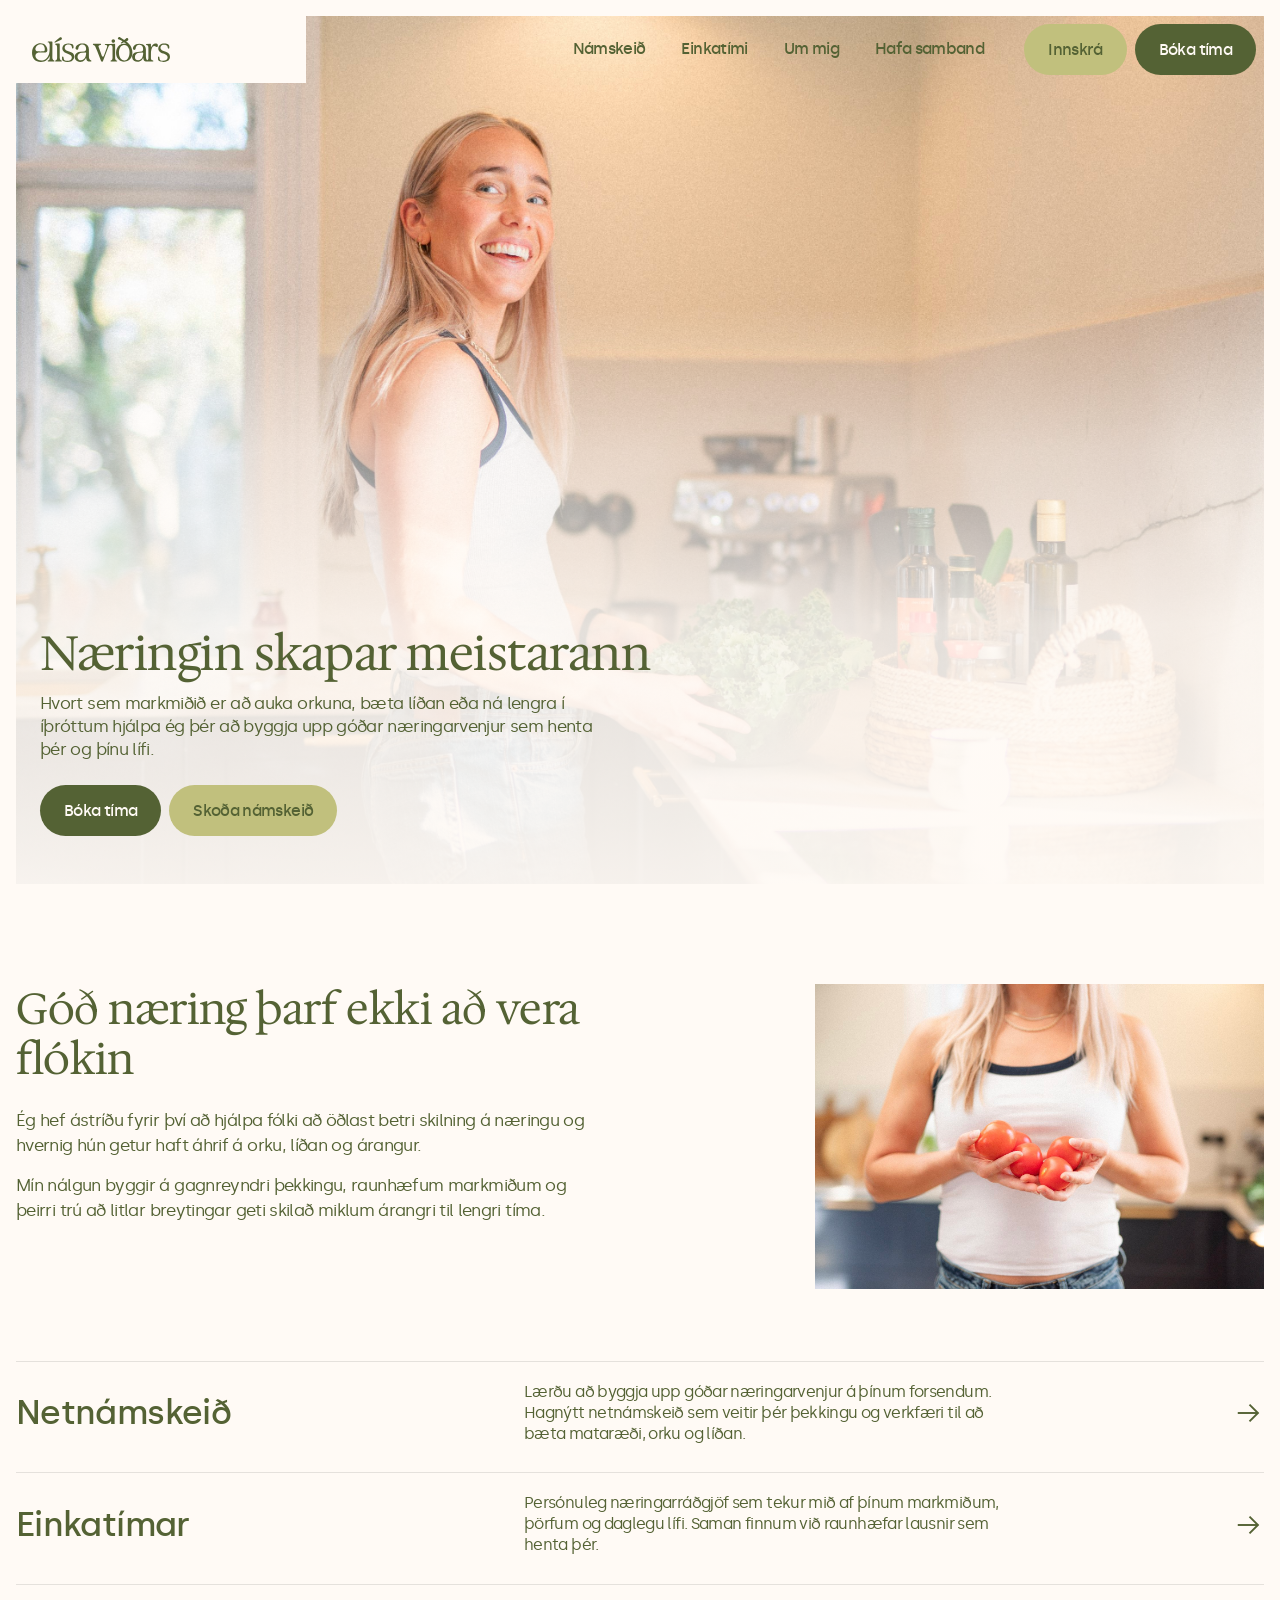
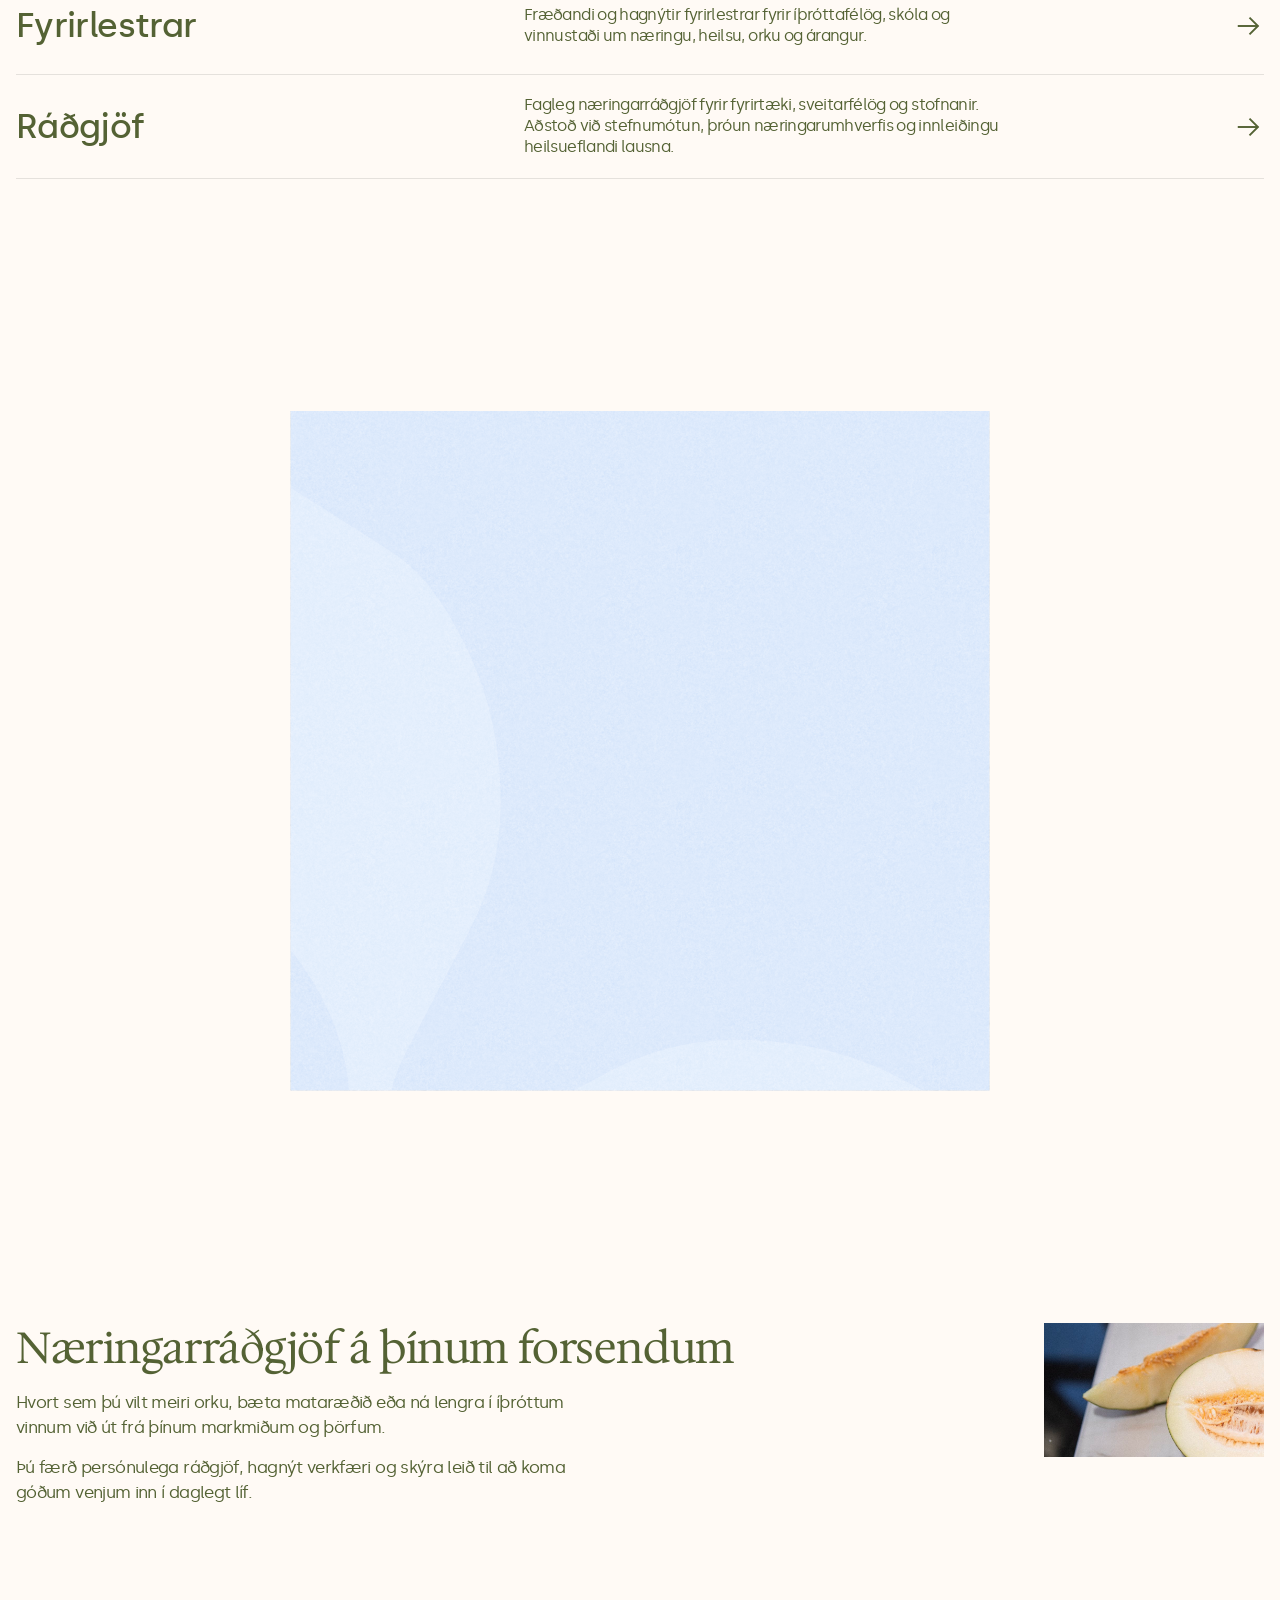
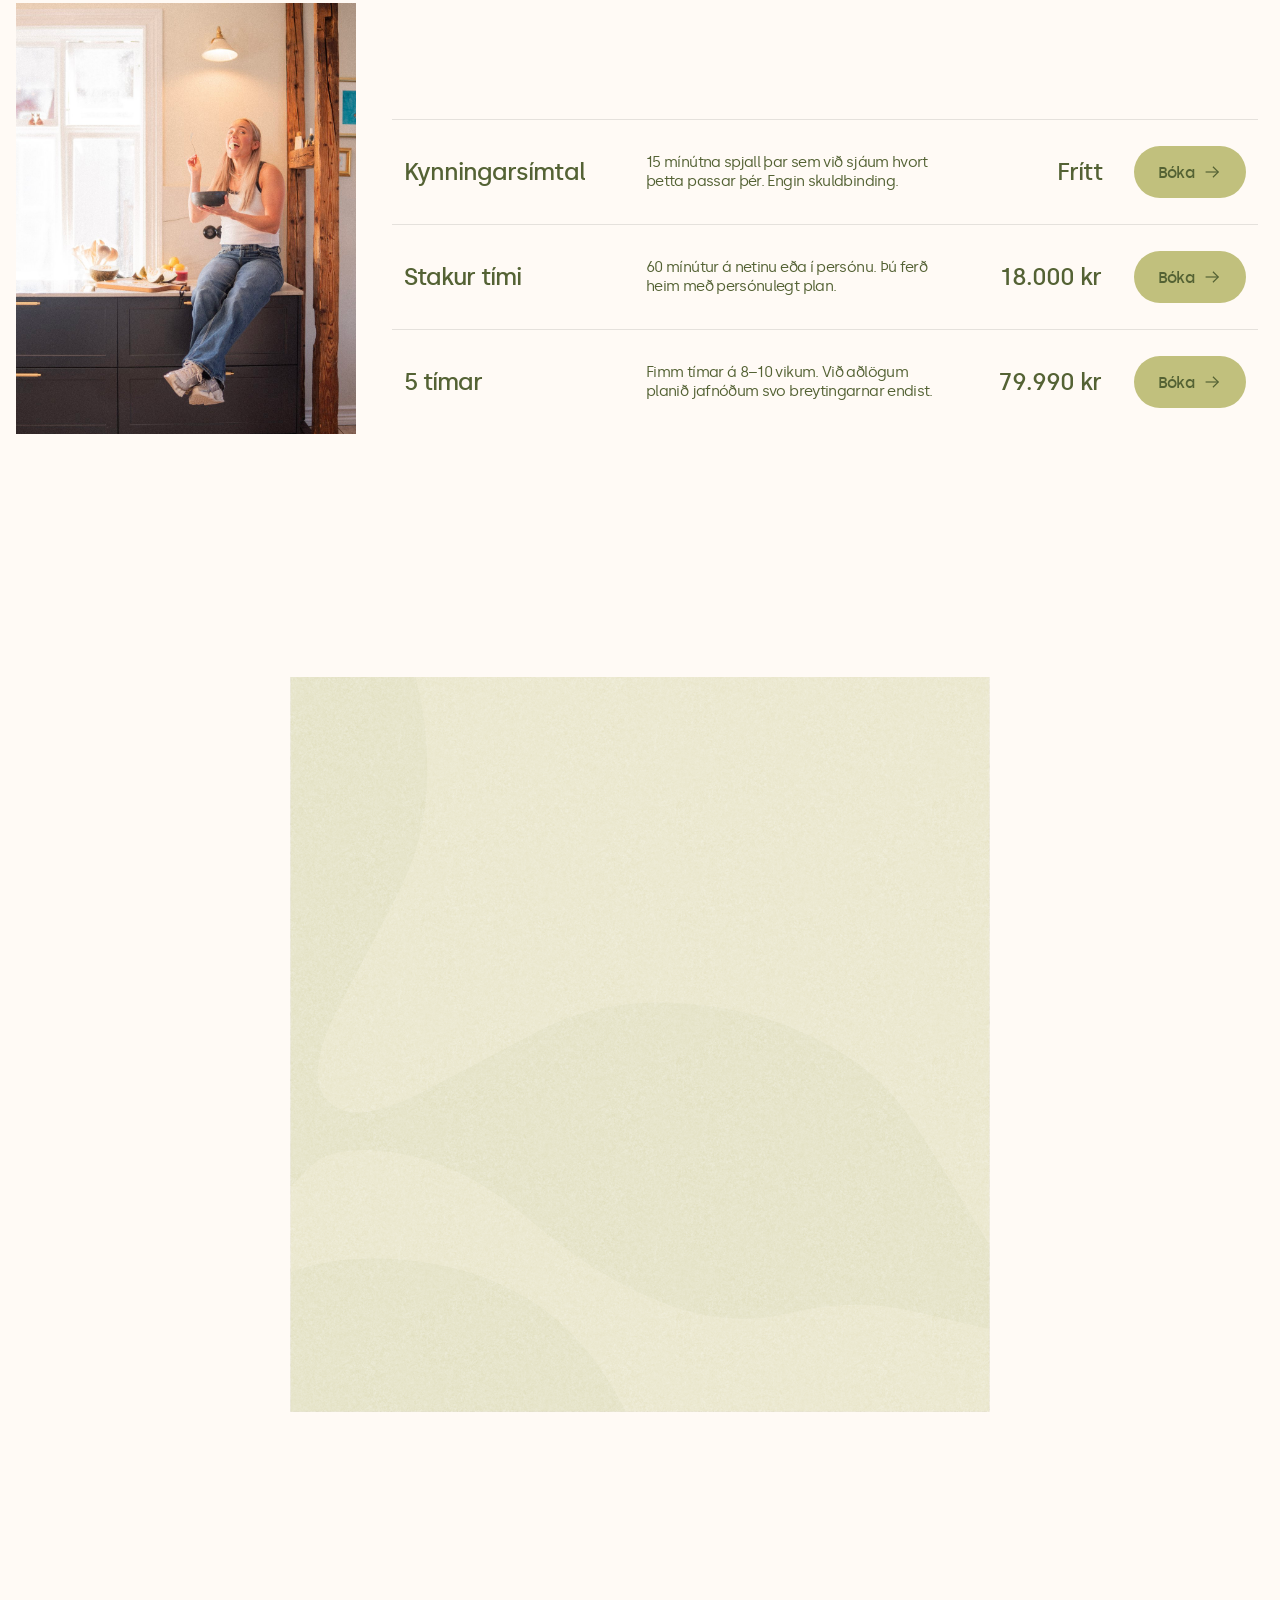
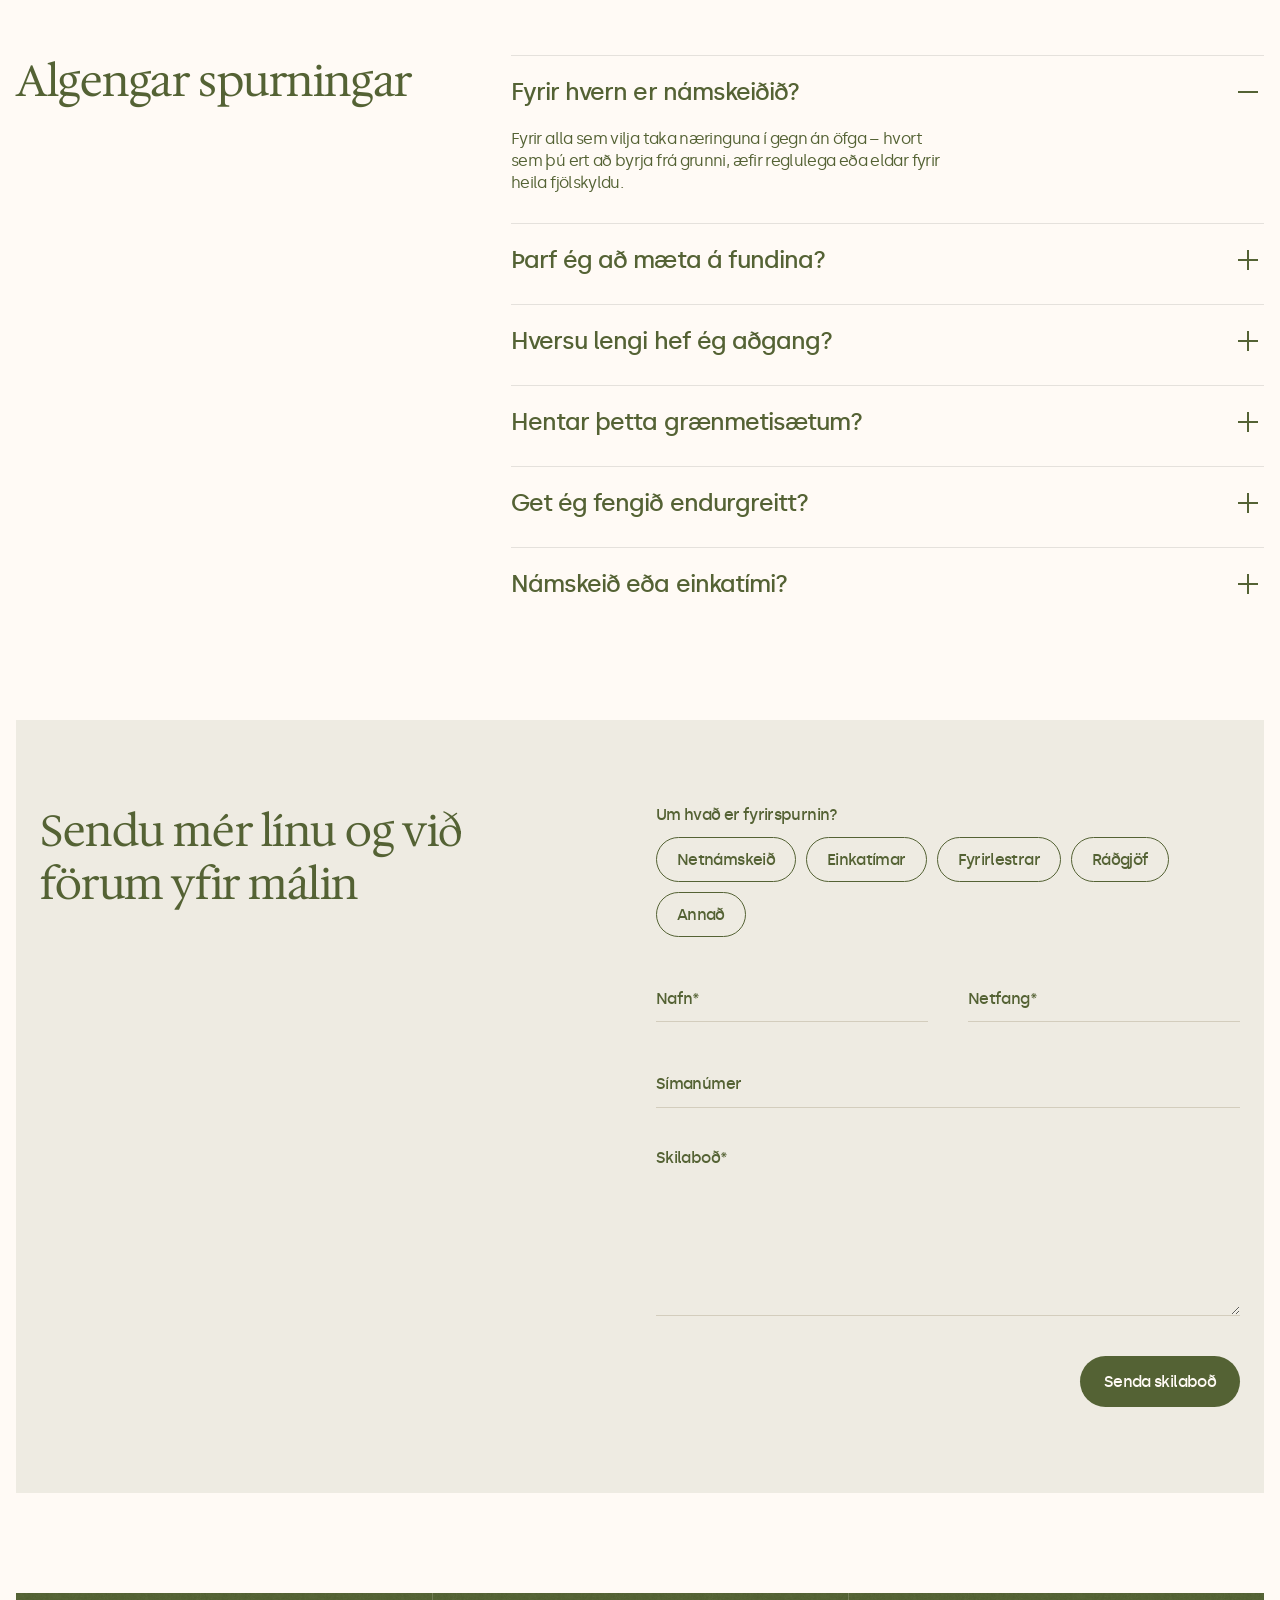
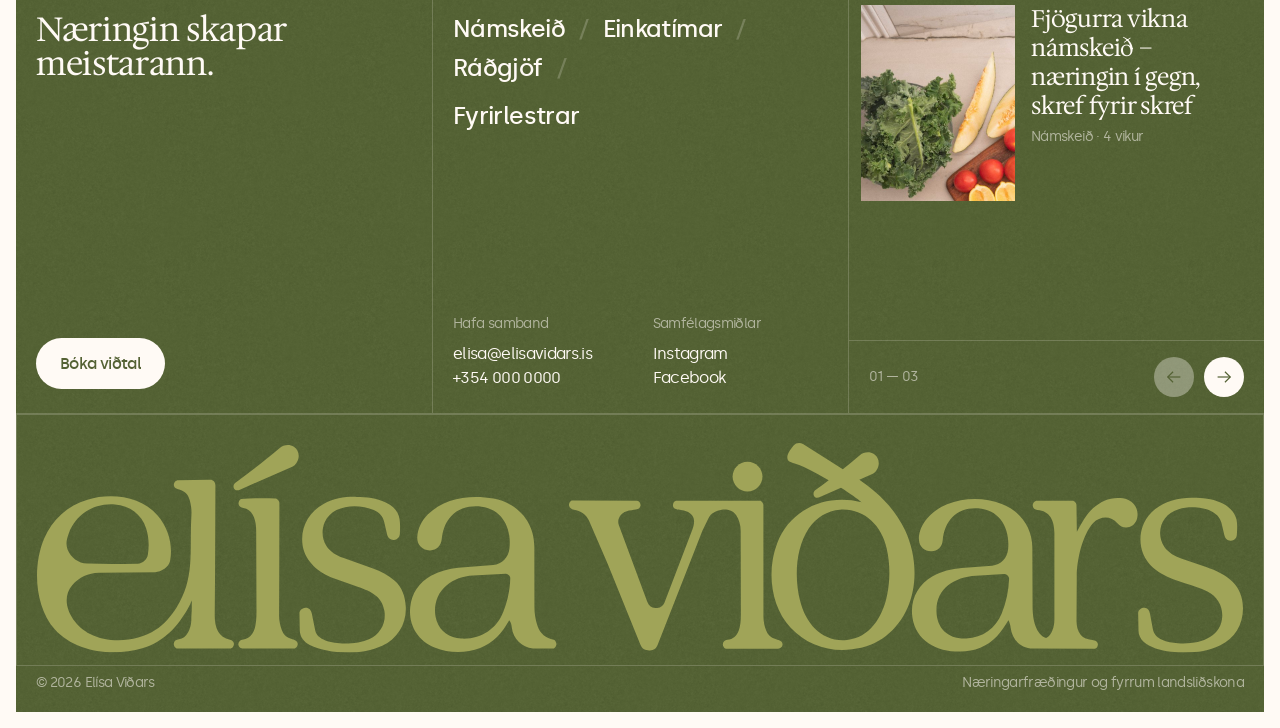
<file: index.html>
<!doctype html>
<html lang="is">
<head>
  <meta charset="utf-8">
  <meta name="viewport" content="width=device-width, initial-scale=1">
  <title>Elísa Viðars – næringin skapar meistarann</title>
  <meta name="description" content="Elísa Viðars, næringarfræðingur og fyrrverandi atvinnukona í fótbolta. Námskeið, einkatímar og fyrirlestrar um næringu.">
  <link rel="preload" href="fonts/silka-medium-webfont.woff2" as="font" type="font/woff2" crossorigin>
  <link rel="preload" href="fonts/silka-regular-webfont.woff2" as="font" type="font/woff2" crossorigin>
  <link rel="preload" href="fonts/hedvig-letters-serif.woff" as="font" type="font/woff" crossorigin>
  <link rel="stylesheet" href="styles.css">
</head>
<body>

  <!-- HERO -->
<nav class="nav" aria-label="Aðalvalmynd">
    <a class="nav__logo" href="#top" aria-label="Elísa Viðars – forsíða">
      <img src="assets/logo.svg" alt="" width="138" height="24">
    </a>
    <div class="nav__right">
      <ul class="nav__links">
        <li><a href="#namskeid">Námskeið</a></li>
        <li><a href="#einkatimar">Einkatími</a></li>
        <li><a href="#um-mig">Um mig</a></li>
        <li><a href="#hafa-samband">Hafa samband</a></li>
        <li><a class="nav__login" href="portal/">Innskrá</a></li>
      </ul>
      <a class="button nav__cta nav__book" href="#einkatimar">Bóka tíma</a>
      <button class="button nav__cta nav__menu-btn" type="button" aria-expanded="false" aria-controls="site-menu" aria-label="Opna valmynd">
        <span class="burger" aria-hidden="true"><span></span><span></span></span>
      </button>
    </div>
  </nav>

  <!-- Mobile + tablet menu: green full screen -->
  <div class="menu" id="site-menu" role="dialog" aria-modal="true" aria-label="Valmynd" hidden>
    <span class="menu__circle" aria-hidden="true"></span>
    <div class="menu__bar">
      <a class="menu__logo" href="#top" aria-label="Elísa Viðars – forsíða"><img src="assets/logo-cream.svg" alt="" width="138" height="24"></a>
      <button class="menu__close" type="button" aria-label="Loka valmynd"><span class="burger" aria-hidden="true"><span></span><span></span></span></button>
    </div>
    <nav class="menu__body" aria-label="Valmynd">
      <ul class="menu__links">
        <li><a href="#namskeid">Netnámskeið</a></li>
        <li><a href="#einkatimar">Einkatímar</a></li>
        <li><a href="#um-mig">Um mig</a></li>
        <li><a href="#spurningar">Spurningar</a></li>
        <li><a href="#hafa-samband">Hafa samband</a></li>
      </ul>
    </nav>
    <div class="menu__actions">
      <a class="menu__book" href="#einkatimar">Bóka tíma</a>
      <a class="menu__login" href="portal/">Innskrá</a>
    </div>
    <div class="menu__info">
      <div><span>Hafa samband</span><a href="mailto:elisa@elisavidars.is">elisa@elisavidars.is</a><a href="tel:+3540000000">+354 000 0000</a></div>
      <div><span>Samfélagsmiðlar</span><a href="#">Instagram</a><a href="#">Facebook</a></div>
    </div>
  </div>

  <header class="hero" id="top">
    <img class="hero__image" src="assets/hero.jpg" alt="Elísa brosandi í eldhúsinu að skola grænkál" width="2000" height="1334">



    <div class="hero__content">
      <h1 class="hero__title">Næringin skapar meistarann</h1>
      <p class="hero__lead">Hvort sem markmiðið er að auka orkuna, bæta líðan eða ná lengra í íþróttum hjálpa ég þér að byggja upp góðar næringarvenjur sem henta þér og þínu lífi.</p>
      <div class="hero__buttons">
        <a class="button hero__button" href="#einkatimar">Bóka tíma</a>
        <a class="button hero__button hero__button--light" href="#namskeid">Skoða námskeið</a>
      </div>
    </div>
  </header>

  <main>

    <!-- TESTIMONIAL + SERVICES -->
    <section class="intro" id="thjonusta">
      <div class="intro__top">
        <div class="intro__text">
          <h2 class="intro__quote">Góð næring þarf ekki að vera flókin</h2>
          <p>Ég hef ástríðu fyrir því að hjálpa fólki að öðlast betri skilning á næringu og hvernig hún getur haft áhrif á orku, líðan og árangur.</p>
          <p>Mín nálgun byggir á gagnreyndri þekkingu, raunhæfum markmiðum og þeirri trú að litlar breytingar geti skilað miklum árangri til lengri tíma.</p>
        </div>
        <img class="intro__image" src="assets/tomatoes.jpg" alt="Elísa heldur á handfylli af tómötum" width="2000" height="1334" loading="lazy">
      </div>

      <ul class="services">
        <li>
          <a class="service" href="#namskeid">
            <span class="service__name">Netnámskeið</span>
            <span class="service__desc">Lærðu að byggja upp góðar næringarvenjur á þínum forsendum. Hagnýtt netnámskeið sem veitir þér þekkingu og verkfæri til að bæta mataræði, orku og líðan.</span>
            <img class="service__arrow" src="assets/arrow.svg" alt="" width="32" height="32">
          </a>
        </li>
        <li>
          <a class="service" href="#einkatimar">
            <span class="service__name">Einkatímar</span>
            <span class="service__desc">Persónuleg næringarráðgjöf sem tekur mið af þínum markmiðum, þörfum og daglegu lífi. Saman finnum við raunhæfar lausnir sem henta þér.</span>
            <img class="service__arrow" src="assets/arrow.svg" alt="" width="32" height="32">
          </a>
        </li>
        <li>
          <a class="service" href="#spurningar">
            <span class="service__name">Fyrirlestrar</span>
            <span class="service__desc">Fræðandi og hagnýtir fyrirlestrar fyrir íþróttafélög, skóla og vinnustaði um næringu, heilsu, orku og árangur.</span>
            <img class="service__arrow" src="assets/arrow.svg" alt="" width="32" height="32">
          </a>
        </li>
        <li>
          <a class="service" href="#spurningar">
            <span class="service__name">Ráðgjöf</span>
            <span class="service__desc">Fagleg næringarráðgjöf fyrir fyrirtæki, sveitarfélög og stofnanir. Aðstoð við stefnumótun, þróun næringarumhverfis og innleiðingu heilsueflandi lausna.</span>
            <img class="service__arrow" src="assets/arrow.svg" alt="" width="32" height="32">
          </a>
        </li>
      </ul>
    </section>

    <!-- ABOUT -->
    <section class="about" id="um-mig" aria-labelledby="um-mig-title">
      <img class="about__leaf" src="assets/leaf.svg" alt="" width="1541" height="1542">
      <h2 class="visually-hidden" id="um-mig-title">Um mig</h2>
      <blockquote class="about__quote">
        <p>„Góð næring snýst ekki um boð og bönn, heldur jafnvægi, orku og vellíðan.“</p>
        <footer class="about__by">Elísa Viðarsdóttir, matvæla- og næringarfræðingur.</footer>
      </blockquote>
      <div class="about__text">
        <p>Elísa Viðarsdóttir, matvæla- og næringarfræðingur með áralanga reynslu úr afreksíþróttum.</p>
        <p>Eftir langan og farsælan feril í knattspyrnu veit ég af eigin raun hversu mikil áhrif næring hefur á orku, líðan og árangur. Sú reynsla, ásamt faglegri þekkingu minni, mótar nálgun mína á næringu í dag.</p>
        <p>Ég hef ástríðu fyrir því að hjálpa fólki að byggja upp góðar næringarvenjur sem henta þeirra lífi og markmiðum. Hvort sem um er að ræða íþróttafólk, einstaklinga eða fjölskyldur legg ég áherslu á raunhæfar lausnir, gagnreynda þekkingu og næringu án öfga, boða og banna.</p>
        <dl class="about__facts">
          <div><dt>Menntun</dt><dd>BSc í matvæla- og næringarfræði · MSc í íþróttanæringarfræði · Diplóma í íþróttasálfræði</dd></div>
          <div><dt>Sérsvið</dt><dd>Næringarráðgjöf · Íþróttanæring · Heilsuefling</dd></div>
          <div><dt>Reynsla</dt><dd>10 ára starfsreynsla · Margra ára reynsla úr afreksíþróttum</dd></div>
        </dl>
      </div>
      <img class="about__image" src="assets/about-football.jpg" alt="Elísa í landsliðsbúningi númer 3 með boltann á vellinum" width="2000" height="1332" loading="lazy">
    </section>

    <!-- PRIVATE SESSIONS -->
    <section class="sessions" id="einkatimar" aria-labelledby="einkatimar-title">
      <div class="sessions__intro">
        <h2 class="sessions__title" id="einkatimar-title">Næringarráðgjöf á þínum forsendum</h2>
        <p>Hvort sem þú vilt meiri orku, bæta mataræðið eða ná lengra í íþróttum vinnum við út frá þínum markmiðum og þörfum.</p>
        <p>Þú færð persónulega ráðgjöf, hagnýt verkfæri og skýra leið til að koma góðum venjum inn í daglegt líf.</p>
      </div>
      <div class="sessions__melon"><img src="assets/melon.jpg" alt="" width="560" height="342" loading="lazy"></div>
      <div class="sessions__photo"><img src="assets/woman.jpg" alt="" width="605" height="870" loading="lazy"></div>
      <ul class="sessions__list" aria-label="Leiðir í einkatíma">
        <li class="price">
          <span class="price__name">Kynningarsímtal</span>
          <span class="price__desc">15 mínútna spjall þar sem við sjáum hvort þetta passar þér. Engin skuldbinding.</span>
          <span class="price__amount">Frítt</span>
          <a class="price__cta" href="mailto:elisa@elisavidars.is?subject=Kynningars%C3%ADmtal" aria-label="Bóka – Kynningarsímtal">Bóka<svg width="20" height="20" viewBox="0 0 32 32" aria-hidden="true"><path fill="currentColor" fill-rule="evenodd" d="M5.76 15.04h20.35v1.92H5.76z"/><path fill="currentColor" fill-rule="evenodd" d="M16.82 23.71 24.56 16l-7.74-7.71 1.35-1.36L27.28 16l-9.11 9.07z"/></svg></a>
        </li>
        <li class="price">
          <span class="price__name">Stakur tími</span>
          <span class="price__desc">60 mínútur á netinu eða í persónu. Þú ferð heim með persónulegt plan.</span>
          <span class="price__amount">18.000 kr</span>
          <a class="price__cta" href="mailto:elisa@elisavidars.is?subject=Stakur%20t%C3%ADmi" aria-label="Bóka – Stakur tími">Bóka<svg width="20" height="20" viewBox="0 0 32 32" aria-hidden="true"><path fill="currentColor" fill-rule="evenodd" d="M5.76 15.04h20.35v1.92H5.76z"/><path fill="currentColor" fill-rule="evenodd" d="M16.82 23.71 24.56 16l-7.74-7.71 1.35-1.36L27.28 16l-9.11 9.07z"/></svg></a>
        </li>
        <li class="price">
          <span class="price__name">5 tímar</span>
          <span class="price__desc">Fimm tímar á 8–10 vikum. Við aðlögum planið jafnóðum svo breytingarnar endist.</span>
          <span class="price__amount">79.990 kr</span>
          <a class="price__cta" href="mailto:elisa@elisavidars.is?subject=5%20t%C3%ADmar" aria-label="Bóka – 5 tímar">Bóka<svg width="20" height="20" viewBox="0 0 32 32" aria-hidden="true"><path fill="currentColor" fill-rule="evenodd" d="M5.76 15.04h20.35v1.92H5.76z"/><path fill="currentColor" fill-rule="evenodd" d="M16.82 23.71 24.56 16l-7.74-7.71 1.35-1.36L27.28 16l-9.11 9.07z"/></svg></a>
        </li>
      </ul>
    </section>

    <!-- COURSE -->
    <section class="course" id="namskeid" aria-labelledby="namskeid-title">
      <img class="course__leaf" src="assets/leaf-course.svg" alt="" width="1124" height="1125">
      <div class="course__top">
        <div class="course__intro">
          <h2 class="course__heading" id="namskeid-title">Góðar næringarvenjur sem endast</h2>
          <p>Fjögurra vikna netnámskeið fyrir þig sem vilt bæta mataræðið, auka orkuna og öðlast betri skilning á næringu án öfga, boða og banna.</p>
          <p>Á námskeiðinu færðu aðgengilega fræðslu, hagnýt verkefni og verkfæri sem hjálpa þér að koma góðum venjum inn í daglegt líf.</p>
          <p>Þú vinnur á þínum hraða og velur þá leið sem hentar þér best.</p>
        </div>
        <div class="video course__video">
          <img src="assets/course-video.jpg" alt="Elísa talar í kynningarmyndbandi námskeiðsins" width="2000" height="1872" loading="lazy">
          <button class="video__play" type="button">
            Spila kynningu
            <img src="assets/play.svg" alt="" width="11" height="13">
          </button>
        </div>
      </div>

      <h3 class="pkgs__title">Tvær leiðir</h3>
      <div class="pkgs">
        <article class="pkg">
          <p class="pkg__eyebrow">4 vikna netnámskeið</p>
          <h4 class="pkg__title">Grunnleið</h4>
          <p class="pkg__desc">Fyrir þig sem vilt öðlast betri skilning á næringu og byggja upp góðar venjur á eigin hraða.</p>
          <ul class="pkg__list">
            <li><svg class="pkg__check" width="16" height="16" viewBox="0 0 16 16" aria-hidden="true"><path d="M3 8.5 6.5 12 13 4.5" fill="none" stroke="currentColor" stroke-width="1.6" stroke-linecap="round" stroke-linejoin="round"/></svg>Myndbandsfræðsla</li>
            <li><svg class="pkg__check" width="16" height="16" viewBox="0 0 16 16" aria-hidden="true"><path d="M3 8.5 6.5 12 13 4.5" fill="none" stroke="currentColor" stroke-width="1.6" stroke-linecap="round" stroke-linejoin="round"/></svg>Verkefni og vinnubók</li>
          </ul>
          <div class="pkg__foot">
            <div class="pkg__kind"><span>Sjálfstætt nám</span><strong>Á þínum hraða</strong></div>
            <div class="pkg__buy">
              <p class="pkg__price">18.000 kr</p>
              <a class="button pkg__button" href="#hafa-samband">Kaupa námskeið</a>
            </div>
          </div>
        </article>
        <article class="pkg pkg--premium">
          <p class="pkg__eyebrow">4 vikna netnámskeið</p>
          <h4 class="pkg__title">Premium</h4>
          <p class="pkg__desc">Fyrir þig sem vilt sömu fræðslu en einnig persónulega ráðgjöf og stuðning á leiðinni.</p>
          <ul class="pkg__list">
            <li><svg class="pkg__check" width="16" height="16" viewBox="0 0 16 16" aria-hidden="true"><path d="M3 8.5 6.5 12 13 4.5" fill="none" stroke="currentColor" stroke-width="1.6" stroke-linecap="round" stroke-linejoin="round"/></svg>Myndbandsfræðsla</li>
            <li><svg class="pkg__check" width="16" height="16" viewBox="0 0 16 16" aria-hidden="true"><path d="M3 8.5 6.5 12 13 4.5" fill="none" stroke="currentColor" stroke-width="1.6" stroke-linecap="round" stroke-linejoin="round"/></svg>Verkefni og vinnubók</li>
            <li><svg class="pkg__check" width="16" height="16" viewBox="0 0 16 16" aria-hidden="true"><path d="M3 8.5 6.5 12 13 4.5" fill="none" stroke="currentColor" stroke-width="1.6" stroke-linecap="round" stroke-linejoin="round"/></svg>Tvö 30 mínútna einstaklingssamtöl við mig, bókuð þegar þér hentar</li>
          </ul>
          <div class="pkg__foot">
            <div class="pkg__kind"><span>Fræðsla + persónuleg ráðgjöf</span><strong>Meiri stuðningur</strong></div>
            <div class="pkg__buy">
              <p class="pkg__price">XX.XXX kr</p>
              <a class="button pkg__button" href="#hafa-samband">Kaupa Premium</a>
            </div>
          </div>
        </article>
      </div>
    </section>

    <!-- FAQ -->
    <section class="faq" id="spurningar" aria-labelledby="faq-title">
      <h2 class="faq__title" id="faq-title">Algengar spurningar</h2>
      <div class="faq__list">
        <details open>
          <summary><span class="faq__q">Fyrir hvern er námskeiðið?</span><span class="faq__icon" aria-hidden="true"></span></summary>
          <p class="faq__a">Fyrir alla sem vilja taka næringuna í gegn án öfga – hvort sem þú ert að byrja frá grunni, æfir reglulega eða eldar fyrir heila fjölskyldu.</p>
        </details>
        <details>
          <summary><span class="faq__q">Þarf ég að mæta á fundina?</span><span class="faq__icon" aria-hidden="true"></span></summary>
          <p class="faq__a">Nei. Myndböndin horfir þú á þegar hentar. Vikulegi spurt-og-svarað fundurinn er tekinn upp ef þú kemst ekki.</p>
        </details>
        <details>
          <summary><span class="faq__q">Hversu lengi hef ég aðgang?</span><span class="faq__icon" aria-hidden="true"></span></summary>
          <p class="faq__a">Þú hefur aðgang að öllu efninu, matseðlum og uppskriftum í 12 mánuði frá skráningu.</p>
        </details>
        <details>
          <summary><span class="faq__q">Hentar þetta grænmetisætum?</span><span class="faq__icon" aria-hidden="true"></span></summary>
          <p class="faq__a">Já. Allir matseðlar koma líka í grænmetisútgáfu og ég aðlaga ráðin að ofnæmi og óþoli.</p>
        </details>
        <details>
          <summary><span class="faq__q">Get ég fengið endurgreitt?</span><span class="faq__icon" aria-hidden="true"></span></summary>
          <p class="faq__a">Já, ef námskeiðið hentar þér ekki færðu fulla endurgreiðslu innan 14 daga frá því að það hefst.</p>
        </details>
        <details>
          <summary><span class="faq__q">Námskeið eða einkatími?</span><span class="faq__icon" aria-hidden="true"></span></summary>
          <p class="faq__a">Námskeiðið gefur þér grunninn í hóp. Einkatími hentar ef þú vilt plan sem er sniðið að þínum markmiðum, heilsu og æfingum.</p>
        </details>
      </div>
    </section>

    <!-- CONTACT -->
    <section class="contact" id="hafa-samband" aria-labelledby="contact-title">
      <h2 class="contact__title" id="contact-title">Sendu mér línu og við förum yfir málin</h2>

      <form class="contact__form" novalidate>
        <fieldset class="topics">
          <legend class="topics__label">Um hvað er fyrirspurnin?</legend>
          <div class="topics__list">
            <label class="chip"><input type="radio" name="topic" value="Netnámskeið"><span>Netnámskeið</span></label>
            <label class="chip"><input type="radio" name="topic" value="Einkatímar"><span>Einkatímar</span></label>
            <label class="chip"><input type="radio" name="topic" value="Fyrirlestrar"><span>Fyrirlestrar</span></label>
            <label class="chip"><input type="radio" name="topic" value="Ráðgjöf"><span>Ráðgjöf</span></label>
            <label class="chip"><input type="radio" name="topic" value="Annað"><span>Annað</span></label>
          </div>
        </fieldset>
        <div class="field">
          <div class="field__line">
            <label class="field__label" for="c-name">Nafn*</label>
            <input class="field__input" id="c-name" name="name" type="text" autocomplete="name" required>
          </div>
          <p class="field__error" id="c-name-err" hidden>Skrifaðu nafnið þitt.</p>
        </div>
        <div class="field">
          <div class="field__line">
            <label class="field__label" for="c-email">Netfang*</label>
            <input class="field__input" id="c-email" name="email" type="email" autocomplete="email" required>
          </div>
          <p class="field__error" id="c-email-err" hidden>Netfangið virðist ófullkomið, t.d. nafn@dæmi.is</p>
        </div>
        <div class="field field--full">
          <div class="field__line">
            <label class="field__label" for="c-phone">Símanúmer</label>
            <input class="field__input field__input--optional" id="c-phone" name="phone" type="tel" autocomplete="tel">
          </div>
        </div>
        <div class="field field--full">
          <div class="field__line field__line--area">
            <label class="field__label" for="c-msg">Skilaboð*</label>
            <textarea class="field__input" id="c-msg" name="message" rows="5" required></textarea>
          </div>
          <p class="field__error" id="c-msg-err" hidden>Skrifaðu nokkur orð um hvað þú vilt fá aðstoð við.</p>
        </div>
        <div class="contact__submit">
          <button class="button" type="submit">Senda skilaboð</button>
        </div>
        <p class="contact__done" role="status" hidden>Takk fyrir! Skilaboðin þín eru móttekin og ég svara þér fljótlega.</p>
      </form>
    </section>

  </main>

  <!-- FOOTER -->
  <footer class="fk" id="footer">
    <div class="fk__grid">
      <div class="fk__cell">
        <p class="fk__title">Næringin skapar<br>meistarann.</p>
        <a class="fk__cta" href="#einkatimar">Bóka viðtal</a>
      </div>
      <div class="fk__cell">
        <nav class="fk__services" aria-label="Þjónusta"><a href="#namskeid">Námskeið</a><a href="#einkatimar">Einkatímar</a><a href="#thjonusta">Ráðgjöf</a><span class="fk__break" aria-hidden="true"></span><a href="#thjonusta">Fyrirlestrar</a></nav>
        <div class="fk__links">
          <div class="fk__col"><span>Hafa samband</span><a href="mailto:elisa@elisavidars.is">elisa@elisavidars.is</a><a href="tel:+3540000000">+354 000 0000</a></div>
          <div class="fk__col"><span>Samfélagsmiðlar</span><a href="#">Instagram</a><a href="#">Facebook</a></div>
        </div>
      </div>
      <div class="fk__cell fk__cell--card">
        <article class="fk__card" aria-live="polite">
          <img id="k-img" src="assets/card-food.jpg" alt="">
          <div><h3 id="k-title">Fjögurra vikna námskeið – næringin í gegn, skref fyrir skref</h3><p id="k-meta">Námskeið · 4 vikur</p></div>
        </article>
        <div class="fk__pager">
          <p class="fk__count"><span id="k-n">01</span><span> — 03</span></p>
          <div class="fk__arrows"><button id="k-prev" aria-label="Fyrra"><svg viewBox="0 0 32 32" aria-hidden="true"><path fill="currentColor" fill-rule="evenodd" d="M5.76 15.04h20.35v1.92H5.76z"/><path fill="currentColor" fill-rule="evenodd" d="M16.82 23.71l7.74-7.71-7.74-7.71 1.35-1.36 9.11 9.07-9.11 9.07z"/></svg></button><button id="k-next" aria-label="Næsta"><svg viewBox="0 0 32 32" aria-hidden="true"><path fill="currentColor" fill-rule="evenodd" d="M5.76 15.04h20.35v1.92H5.76z"/><path fill="currentColor" fill-rule="evenodd" d="M16.82 23.71l7.74-7.71-7.74-7.71 1.35-1.36 9.11 9.07-9.11 9.07z"/></svg></button></div>
        </div>
      </div>
    </div>
    <div class="fk__mark"><img src="assets/logo-green.svg" alt="Elísa Viðars"></div>
    <div class="fk__legal"><span>© 2026 Elísa Viðars</span><span>Næringarfræðingur og fyrrum landsliðskona</span></div>
  </footer>
  <script>
const items=[
 ['assets/card-food.jpg','Fjögurra vikna námskeið – næringin í gegn, skref fyrir skref','Námskeið · 4 vikur'],
 ['assets/kitchen-counter.jpg','Einkatímar – klukkutími, bara þú og ég','Einkatímar · frá 9.900 kr'],
 ['assets/about-football.jpg','Frá landsliðinu í eldhúsið – sagan mín','Um mig']];
let i=0; const show=()=>{const[a,b,c]=items[i];k_img.src=a;k_title.textContent=b;k_meta.textContent=c;k_n.textContent='0'+(i+1);
 k_n.parentElement.querySelector('span+span').textContent=' — 03';};
const k_img=document.getElementById('k-img'),k_title=document.getElementById('k-title'),k_meta=document.getElementById('k-meta'),k_n=document.getElementById('k-n');
document.getElementById('k-next').onclick=()=>{i=(i+1)%3;show()};
document.getElementById('k-prev').onclick=()=>{i=(i+2)%3;show()};
  </script>
  <script>
  (() => {
    if (matchMedia('(prefers-reduced-motion: reduce)').matches) return;
    // Um mig and Námskeið: the coloured panel grows to fill the section on scroll
    const panels = [['.about', '.about__leaf'], ['.course', '.course__leaf']]
      .map(([s, l]) => { const el = document.querySelector(s); return el && { el, leaf: el.querySelector(l) }; })
      .filter(Boolean);
    panels.forEach(({ el }) => el.classList.add('is-growing'));
    const ease = t => 1 - Math.pow(1 - t, 2);
    let ticking = false;
    const update = () => {
      ticking = false;
      const vh = innerHeight;
      panels.forEach(({ el, leaf }) => {
        const r = el.getBoundingClientRect();
        // 0 as the section's top enters the bottom of the screen, 1 once its top is 35% down the screen,
        // so the panel is fully grown well before you scroll past it
        const p = ease(Math.min(1, Math.max(0, (vh - r.top) / (vh * 0.65))));
        const ix = (1 - p) * r.width * 0.22, iy = (1 - p) * r.height * 0.14;
        el.style.setProperty('--p', p.toFixed(4));
        el.style.setProperty('--clip', `inset(${iy}px ${ix}px)`);
        if (leaf) {
          const l = leaf.getBoundingClientRect();
          const t = r.top - l.top + iy, lft = r.left - l.left + ix;
          const bot = l.bottom - r.bottom + iy, rgt = l.right - r.right + ix;
          leaf.style.clipPath = `inset(${t}px ${rgt}px ${bot}px ${lft}px)`;
        }
      });
    };
    addEventListener('scroll', () => { if (!ticking) { ticking = true; requestAnimationFrame(update); } }, { passive: true });
    addEventListener('resize', update);
    update();
  })();
  </script>
  <script>
  (() => {
    const nav = document.querySelector('.nav');
    if (!nav) return;
    const logo = nav.querySelector('.nav__logo');
    const right = nav.querySelector('.nav__right');
    const gap = () => parseFloat(getComputedStyle(document.documentElement).getPropertyValue('--margin')) || 16;
    // The bar rides up with the page until it touches the top, then stays there (no jump, no gap above it)
    let ticking = false;
    const update = () => {
      ticking = false;
      const g = gap(), y = scrollY;
      nav.classList.toggle('is-scrolled', y > 0);
    };
    const fit = () => {
      nav.classList.remove('is-compact'); document.documentElement.classList.remove('nav-compact');
      // When the links no longer fit next to the logo, switch to the menu button (same as phone/tablet)
      if (logo.offsetWidth + right.scrollWidth + 16 > nav.clientWidth) { nav.classList.add('is-compact'); document.documentElement.classList.add('nav-compact'); }
      nav.style.setProperty('--logo-w', logo.offsetWidth + 'px');
    };
    fit(); update();
    addEventListener('scroll', () => { if (!ticking) { ticking = true; requestAnimationFrame(update); } }, { passive: true });
    addEventListener('resize', () => { fit(); update(); });
    if (document.fonts) document.fonts.ready.then(fit);
  })();
  </script>
  <script>
  (() => {
    const form = document.querySelector('.contact__form');
    if (!form) return;
    const fields = [...form.querySelectorAll('.field__input:not(.field__input--optional)')];
    const valid = el => el.type === 'email' ? /^[^\s@]+@[^\s@]+\.[^\s@]+$/.test(el.value.trim()) : el.value.trim().length > 0;
    const show = (el, bad) => {
      const err = document.getElementById(el.id + '-err');
      el.setAttribute('aria-invalid', bad ? 'true' : 'false');
      if (bad) el.setAttribute('aria-describedby', err.id); else el.removeAttribute('aria-describedby');
      err.hidden = !bad;
    };
    fields.forEach(el => {
      el.addEventListener('blur', () => { if (el.value) show(el, !valid(el)); });
      el.addEventListener(el.tagName === 'SELECT' ? 'change' : 'input', () => { if (el.getAttribute('aria-invalid') === 'true' && valid(el)) show(el, false); });
    });
    form.addEventListener('submit', e => {
      e.preventDefault();
      const bad = fields.filter(el => !valid(el));
      fields.forEach(el => show(el, bad.includes(el)));
      if (bad.length) { bad[0].focus(); return; }
      form.classList.add('is-sent');
      form.querySelector('.contact__done').hidden = false;
    });
  })();
  </script>
  <script>
  // Mobile + tablet menu – green full screen, grows out of the burger button; closes on link, Loka, or Escape
  (() => {
    const btn = document.querySelector('.nav__menu-btn'), menu = document.getElementById('site-menu');
    if (!btn || !menu) return;
    const close = menu.querySelector('.menu__close');
    let open = false;
    const set = v => {
      open = v;
      btn.setAttribute('aria-expanded', v);
      document.documentElement.classList.toggle('menu-open', v);
      if (v) { const r = btn.getBoundingClientRect(); menu.style.setProperty('--mx', (r.left + r.width / 2) + 'px'); menu.style.setProperty('--my', (r.top + r.height / 2) + 'px'); const cx = r.left + r.width / 2, cy = r.top + r.height / 2; menu.style.setProperty('--r', Math.ceil(Math.hypot(Math.max(cx, innerWidth - cx), Math.max(cy, innerHeight - cy))) + 'px'); menu.hidden = false; menu.getBoundingClientRect(); requestAnimationFrame(() => menu.classList.add('is-open')); menu.querySelector('.menu__links a').focus({ preventScroll: true }); }
      else { menu.classList.remove('is-open'); setTimeout(() => { if (!open) menu.hidden = true; }, 420); btn.focus({ preventScroll: true }); }
    };
    btn.addEventListener('click', () => set(true));
    close.addEventListener('click', () => set(false));
    menu.addEventListener('click', e => { const a = e.target.closest('a'); if (a) set(false); });
    document.addEventListener('keydown', e => {
      if (!open) return;
      if (e.key === 'Escape') { set(false); return; }
      if (e.key === 'Tab') { // keep focus inside the menu
        const f = [...menu.querySelectorAll('a, button')]; const first = f[0], last = f[f.length - 1];
        if (e.shiftKey && document.activeElement === first) { e.preventDefault(); last.focus(); }
        else if (!e.shiftKey && document.activeElement === last) { e.preventDefault(); first.focus(); }
      }
    });
    addEventListener('resize', () => { if (open && innerWidth > 1024 && !document.documentElement.classList.contains('nav-compact')) set(false); });
  })();
  </script>
  <script>
  // Topic chips: one at a time, and clicking the selected one again clears it
  (() => {
    document.querySelectorAll('.chip input[type=radio]').forEach(r => {
      let was = false;
      const remember = () => { was = r.checked; };
      r.closest('.chip').addEventListener('pointerdown', remember);
      r.addEventListener('keydown', e => { if (e.key === ' ' && r.checked) { e.preventDefault(); r.checked = false; was = false; } });
      r.addEventListener('click', () => { if (was) { r.checked = false; was = false; } });
    });
  })();
  </script>
</body>
</html>
</file>
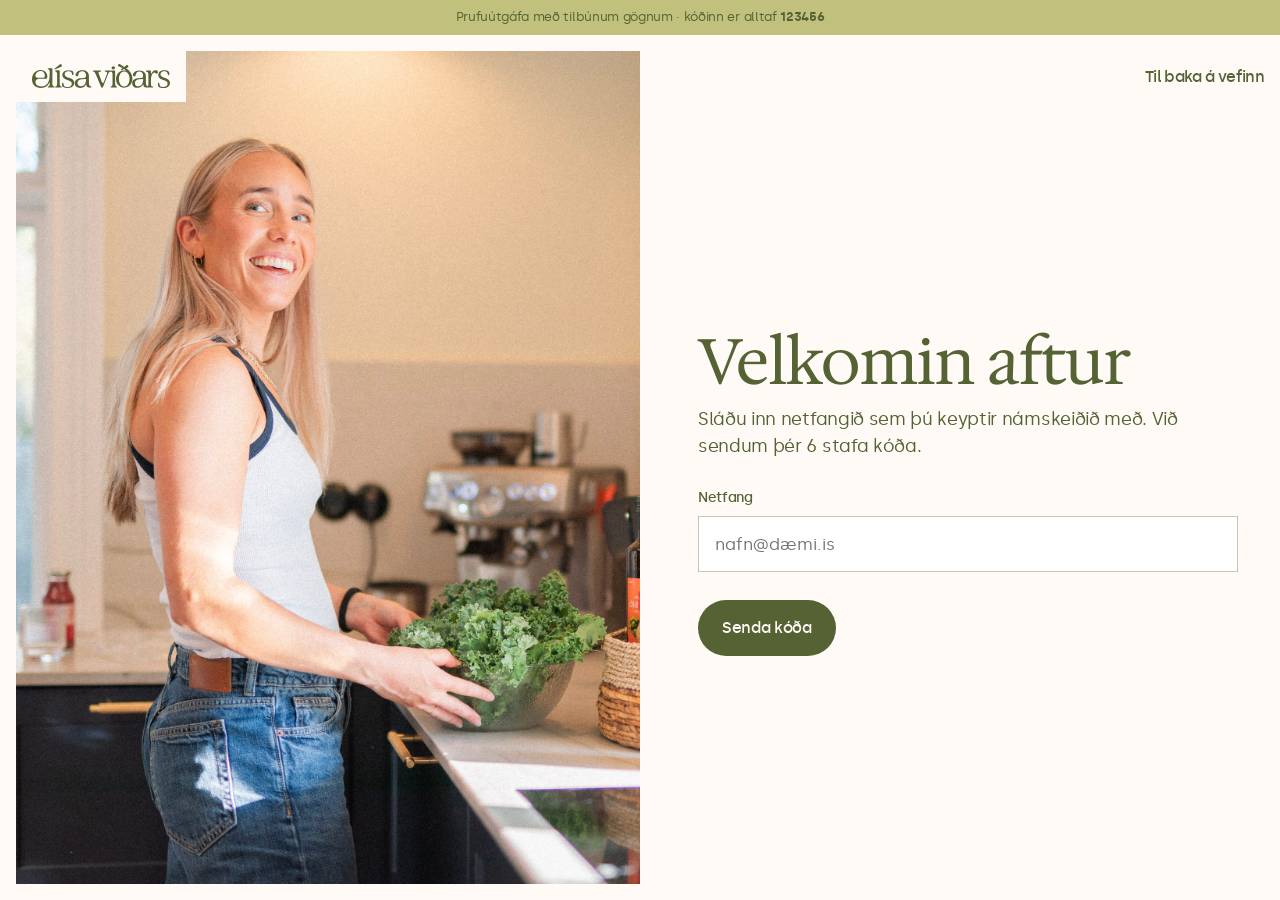
<file: portal/index.html>
<!doctype html>
<html lang="is">
<head>
  <meta charset="utf-8">
  <meta name="viewport" content="width=device-width, initial-scale=1">
  <title>Námskeiðin mín – Elísa Viðars</title>
  <meta name="robots" content="noindex">
  <link rel="preload" href="../fonts/silka-medium-webfont.woff2" as="font" type="font/woff2" crossorigin>
  <link rel="preload" href="../fonts/silka-regular-webfont.woff2" as="font" type="font/woff2" crossorigin>
  <link rel="preload" href="../fonts/hedvig-letters-serif.woff" as="font" type="font/woff" crossorigin>
  <link rel="stylesheet" href="portal.css">
</head>
<body>
  <div class="demo-bar" role="note">Prufuútgáfa með tilbúnum gögnum · kóðinn er alltaf <strong>123456</strong></div>
  <div id="app" aria-live="polite"></div>
  <div class="toast" id="toast" role="status" hidden></div>
  <script src="data.js"></script>
  <script src="portal.js"></script>
</body>
</html>
</file>
<file: styles.css>
/* ==========================================================================
   Elísa Viðars – landing page
   Built from Figma file "Elísa Viðars" (node 448:2, page "hi fi").
   ========================================================================== */

/* Silka (Atipo) – webfont license for this one website. Files in /fonts. */
@font-face {
  font-family: "Silka";
  src: url("fonts/silka-regular-webfont.woff2") format("woff2"), url("fonts/silka-regular-webfont.woff") format("woff");
  font-weight: 400;
  font-style: normal;
  font-display: swap;
}
@font-face {
  font-family: "Silka";
  src: url("fonts/silka-medium-webfont.woff2") format("woff2"), url("fonts/silka-medium-webfont.woff") format("woff");
  font-weight: 500;
  font-style: normal;
  font-display: swap;
}
@font-face {
  font-family: "Silka";
  src: url("fonts/silka-semibold-webfont.woff2") format("woff2"), url("fonts/silka-semibold-webfont.woff") format("woff");
  font-weight: 600;
  font-style: normal;
  font-display: swap;
}
@font-face {
  font-family: "Silka";
  src: url("fonts/silka-bold-webfont.woff2") format("woff2"), url("fonts/silka-bold-webfont.woff") format("woff");
  font-weight: 700;
  font-style: normal;
  font-display: swap;
}

/* ---------- Tokens (from the Figma variables) ---------- */
:root {
  --color-neutral-050: #fffaf5;   /* background/primary, text/on-brand */
  --color-neutral-950: #1f1009;
  --color-olive-800:   #546234;   /* brand/primary, text/brand */
  --color-olive-500:   #a0a458;
  --color-olive-300:   #c1c07d;   /* surface/secondary */
  --color-slate-600:   #54707e;   /* brand/secondary */
  --color-blue-100:    #ddeafc;   /* background/secondary */

  --rule-soft:   rgba(84, 98, 52, 0.10);
  --rule-strong: rgba(84, 98, 52, 0.20);
  --rule-faq:    rgba(84, 98, 52, 0.50);

  --font: "Silka", "Manrope", system-ui, sans-serif;
  --tracking: -0.04em;

  /* Type scale – exact Figma sizes at the 1528px design width */
  --fs-display: clamp(34px, 3.4vw, 52px);   /* 52 */
  --fs-row:     clamp(26px, 2.62vw, 40px);  /* 40 */
  --fs-price:   clamp(24px, 2.1vw, 32px);   /* 32 */
  --fs-tag:     clamp(16px, 1.57vw, 24px);  /* 24 */
  --fs-meta:    20px;
  --fs-lead:    16px;
  --fs-body:    16px;
  --fs-small:   14px;

  --margin: 16px;
  --section-gap: clamp(64px, 8vw, 120px);
}

/* ---------- Base ---------- */
*, *::before, *::after { box-sizing: border-box; }
html { -webkit-text-size-adjust: 100%; scroll-behavior: smooth; }
body {
  margin: 0;
  background: var(--color-neutral-050);
  color: var(--color-olive-800);
  font-family: var(--font);
  font-weight: 400;
  font-size: var(--fs-body);
  line-height: 1.3;
  letter-spacing: var(--tracking);
  -webkit-font-smoothing: antialiased;
}
img { display: block; max-width: 100%; }
p, h1, h2, h3, ul, blockquote { margin: 0; }
ul { padding: 0; list-style: none; }
a { color: inherit; text-decoration: none; }
:focus-visible { outline: 2px solid var(--color-olive-800); outline-offset: 3px; }

.visually-hidden {
  position: absolute; width: 1px; height: 1px; overflow: hidden;
  clip: rect(0 0 0 0); white-space: nowrap;
}

.h2 {
  font-size: var(--fs-display);
  font-weight: 500;
  line-height: 1.15;
  letter-spacing: var(--tracking);
}
.lead { font-size: var(--fs-lead); line-height: 1.3; }

.button {
  display: inline-flex;
  align-items: center;
  justify-content: center;
  padding: 16px 32px;          /* Figma button: hug, 32/16 padding → 51px tall */
  background: var(--color-olive-800);
  color: var(--color-neutral-050);
  font-size: var(--fs-body);
  font-weight: 500;
  line-height: 19px;
  letter-spacing: var(--tracking);
  white-space: nowrap;
  transition: background-color .2s ease, transform .15s ease;
}
.button:hover { background: #46532b; }
.button:active { transform: translateY(1px); }
.button--small { }
.button--wide { }

/* ==========================================================================
   Hero
   ========================================================================== */
.hero {
  position: relative;
  margin: var(--margin);
  aspect-ratio: 1496 / 998;
  min-height: 560px;
  overflow: hidden;
}
.hero__image {
  position: absolute; inset: 0;
  width: 100%; height: 100%;
  object-fit: cover;
  object-position: 0 0;
  /* Figma crop (744:1786): the photo is shown at 94.4% from the top-left corner */
  transform: scale(1.0589);
  transform-origin: 0 0;
}

/* Nav – logo tab top-left, links + CTA top-right (Figma 744:1736) */
.nav {
  /* Sticky in normal flow: scrolls with the page for the first 16px, then pins to the top.
     Pure CSS, so it never lags a frame behind the scroll. */
  position: sticky;
  top: 0;
  margin: var(--margin) var(--margin) calc(-1 * (var(--nav-h) + var(--margin)));
  --nav-h: 51px;
  z-index: 50;
  isolation: isolate;
  display: flex;
  align-items: stretch;
  justify-content: space-between;
  height: var(--nav-h);
}
.nav__logo { display: flex; align-items: center; width: 222px; padding-left: 33px; flex-shrink: 0; }
/* Cream panel: starts as the logo tab and wipes across the whole bar (and the side gutters)
   once the nav has reached the top. clip-path animates on the GPU, so it stays smooth. */
.nav::before {
  content: "";
  position: absolute; top: 0; bottom: 0;
  left: calc(-1 * var(--margin)); right: calc(-1 * var(--margin));
  z-index: -1;
  background: var(--color-neutral-050);
  clip-path: inset(0 calc(100% - var(--margin) - var(--logo-w, 222px)) 0 var(--margin));
  transition: clip-path .7s cubic-bezier(.65, 0, .35, 1);
  will-change: clip-path;
}
.nav.is-scrolled::before { clip-path: inset(0 0 0 0); }
@media (prefers-reduced-motion: reduce) { .nav::before { transition: none; } }
.nav__logo img { width: 138px; max-width: none; height: auto; display: block; }
.nav__right { display: flex; align-items: center; justify-content: flex-end; gap: clamp(8px, 2.6vw, 40px); min-width: 0; }
.nav__links { display: flex; gap: clamp(0px, 2.6vw, 40px); white-space: nowrap; }
.nav.is-compact .nav__links { display: none; }
.nav__cta { flex-shrink: 0; }
.nav__links a { display: inline-flex; align-items: center; height: 40px; padding: 0 clamp(10px, 1.6vw, 24px); border-radius: 9999px; font-size: var(--fs-body); font-weight: 500; color: var(--color-olive-800); transition: background-color .2s; }
.nav__links a:hover { background: rgb(255 250 245 / .6); }
.nav__cta { width: auto; }

.hero__brand {
  position: absolute;
  left: 45%;
  top: 17.3%;
  width: 43%;
  z-index: 1;
}
.hero__logo { width: 100%; height: auto; }
.hero__tagline {
  margin-top: 0.4em;
  text-align: right;
  font-size: var(--fs-tag);
  line-height: 1.2;
}

/* ==========================================================================
   Testimonial + services list
   ========================================================================== */
.intro {
  padding: 30px var(--margin) 0;
  display: flex;
  flex-direction: column;
  gap: clamp(56px, 6.5vw, 100px);
}
.intro__top {
  display: flex;
  justify-content: space-between;
  align-items: flex-start;
  gap: 32px;
}
.intro__quote {
  max-width: 673px;
  font-size: var(--fs-display);
  font-weight: 500;
  line-height: 1.15;
}
.intro__image {
  width: 49.1%;               /* 735 / 1496 */
  height: auto;
  aspect-ratio: 735 / 499;
  object-fit: cover;
  flex-shrink: 0;
}

.services { display: flex; flex-direction: column; gap: 8px; }
.service {
  display: flex;
  align-items: center;
  justify-content: space-between;
  gap: 24px;
  padding: 20px 0;
  border-top: 1px solid var(--rule-soft);
  transition: background-color .2s;
}
.services li:last-child .service { border-top-color: var(--rule-strong); border-bottom: 1px solid var(--rule-strong); }
.service__name { width: 300px; flex-shrink: 0; font-size: var(--fs-row); font-weight: 500; line-height: 1; }
.service__desc { width: 500px; font-size: var(--fs-body); }
.service__arrow { width: 32px; height: 32px; flex-shrink: 0; transition: transform .25s ease; }
.service:hover .service__arrow { transform: translateX(6px); }

/* ==========================================================================
   About (blue field with leaf and grain)
   ========================================================================== */
.about {
  position: relative;
  isolation: isolate;
  margin: 50px var(--margin) 0;
  padding: var(--margin);
  min-height: 944px;
  overflow: hidden;
  background: var(--color-blue-100);
  color: var(--color-slate-600);
  display: grid;
  grid-template-columns: minmax(0, 1fr) 553px;
  grid-template-rows: 1fr auto;
  column-gap: 32px;
}
.about__leaf {
  position: absolute;
  left: -375px;
  top: -299px;
  width: 1541px;
  max-width: none;
  z-index: -1;
  pointer-events: none;
}
/* Figma noise effect: monotone, 15% */
.about::after {
  content: "";
  position: absolute; inset: 0;
  z-index: -1;
  pointer-events: none;
  opacity: .45;
  mix-blend-mode: multiply;
  background-image: url("data:image/svg+xml,%3Csvg xmlns='http://www.w3.org/2000/svg' width='200' height='200'%3E%3Cfilter id='n'%3E%3CfeTurbulence type='fractalNoise' baseFrequency='0.9' numOctaves='2' stitchTiles='stitch'/%3E%3CfeColorMatrix type='saturate' values='0'/%3E%3C/filter%3E%3Crect width='100%25' height='100%25' filter='url(%23n)'/%3E%3C/svg%3E");
}
.about__quote {
  grid-column: 1; grid-row: 1;
  max-width: 770px;
  font-size: var(--fs-display);
  font-weight: 500;
  line-height: 1.15;
}
.about__text {
  grid-column: 1; grid-row: 2;
  align-self: end;
  max-width: 629px;
  display: flex; flex-direction: column; gap: 26px;
  font-size: var(--fs-body);
  line-height: 1.28;
}
/* Info – B · Línur (Figma 759:1897) */
.about__facts { margin: 0; }
.about__facts > div {
  display: grid;
  grid-template-columns: 253px minmax(0, 1fr);
  padding: 16px 0;
  line-height: 1.2;
}
.about__facts > div + div { border-top: 1px solid rgb(84 112 126 / .2); }
.about__facts dd { margin: 0; font-size: 15px; }
.about__image {
  grid-column: 2; grid-row: 1 / 3;
  align-self: end;
  width: 553px;
  height: 662px;
  object-fit: cover;
  object-position: 81% 50%;
}

/* ==========================================================================
   Course
   ========================================================================== */
.course {
  margin-top: 79px;
  padding: 0 var(--margin);
  display: flex;
  justify-content: space-between;
  align-items: flex-start;
  gap: 32px;
}
.course__intro { width: 355px; display: flex; flex-direction: column; gap: 24px; flex-shrink: 0; }

.course-card {
  width: 911px;
  max-width: 100%;
  padding: 24px;
  background: rgb(193 192 125 / .3); /* olive-300 at 30% */
  display: flex;
  flex-direction: column;
  gap: 22px;
}
.course-card .h2 { max-width: 738px; }
.course-card__desc { margin-top: 2px; font-size: var(--fs-body); line-height: 1.3; }
.course-card__meta { display: flex; gap: 32px; font-size: var(--fs-meta); font-weight: 500; }
.course-card__buy { display: flex; justify-content: flex-end; align-items: center; gap: 24px; }
.course-card__price { font-size: var(--fs-price); font-weight: 500; white-space: nowrap; }

.video { position: relative; aspect-ratio: 863 / 491; overflow: hidden; }
.video > img { width: 100%; height: 100%; object-fit: cover; object-position: 50% 33.6%; }
.video::after { content: ""; position: absolute; inset: 0; background: rgba(0, 0, 0, .4); }
.video__play img { width: 11px; height: 13px; }
.video__play {
  position: absolute;
  top: 50%; left: 50%;
  transform: translate(-50%, -50%);
  z-index: 1;
  display: inline-flex; align-items: center; gap: 20px;
  height: 47px;
  padding: 0 21px;
  border: 1px solid var(--color-neutral-050);
  background: transparent;
  color: var(--color-neutral-050);
  font: inherit;
  font-size: var(--fs-body);
  font-weight: 500;
  letter-spacing: var(--tracking);
  white-space: nowrap;
  cursor: pointer;
  transition: background-color .2s;
}
.video__play:hover { background: rgba(255, 250, 245, .12); }

/* ==========================================================================
   Private sessions (einkatímar)
   ========================================================================== */
/* Two columns split by a faint vertical line: the pitch and photo on the
   left, the price and the sessions on the right (from the "innblástur" mock). */

.price-row {
  display: flex;
  justify-content: space-between;
  gap: 16px;
  font-size: var(--fs-lead);
  font-weight: 500;
  font-variant-numeric: tabular-nums;
}
.price-row__desc { margin-top: 6px; max-width: 340px; font-size: var(--fs-body); line-height: 1.4; }

/* ==========================================================================
   FAQ
   ========================================================================== */
.faq {
  margin-top: var(--section-gap);
  padding: 0 var(--margin) var(--section-gap);
  display: flex;
  flex-direction: column;
  gap: 72px;
}
.faq__list { display: flex; flex-direction: column; gap: 8px; }
.faq details { border-top: 1px solid var(--rule-faq); }
.faq details:last-child { border-bottom: 1px solid var(--rule-faq); }
.faq summary {
  list-style: none;
  display: flex;
  align-items: center;
  justify-content: space-between;
  gap: 24px;
  padding: 20px 0;
  cursor: pointer;
}
.faq summary::-webkit-details-marker { display: none; }
.faq__q { max-width: 600px; font-size: var(--fs-row); font-weight: 500; line-height: 1; }
.faq__icon { position: relative; width: 32px; height: 32px; flex-shrink: 0; }
.faq__icon::before, .faq__icon::after {
  content: ""; position: absolute; background: var(--color-olive-800);
  transition: transform .25s ease, opacity .25s ease;
}
.faq__icon::before { left: 6px; top: 15px; width: 20px; height: 2px; }
.faq__icon::after  { left: 15px; top: 6px; width: 2px; height: 20px; }
.faq details[open] .faq__icon::after { transform: rotate(90deg); opacity: 0; }
.faq__a { max-width: 500px; padding-bottom: 20px; font-size: var(--fs-body); line-height: 1.4; }

/* On wide screens the answer sits in its own column, level with the question */
@media (min-width: 1100px) {
  .faq__a {
    width: 500px;
    margin: -60px 56px 0 auto;   /* pull up into the question row; 56 = icon + gap */
    position: relative;
  }
}

/* ==========================================================================
   Footer (option A – wordmark at full width)
   ========================================================================== */
.footer {
  padding: 0 var(--margin) var(--margin);
  display: flex;
  flex-direction: column;
  gap: 64px;
}
.faq { padding-bottom: clamp(80px, 8vw, 120px); }
.footer__cta {
  display: flex;
  justify-content: space-between;
  align-items: flex-end;
  gap: 32px;
}
.footer__line {
  max-width: 700px;
  font-size: var(--fs-display);
  font-weight: 500;
  line-height: 1.15;
}
.footer__button { height: 52px; padding: 0 40px; font-size: 15px; }
.footer__cols {
  display: grid;
  grid-template-columns: repeat(3, minmax(0, 1fr));
  gap: 24px;
}
.footer__label { margin-bottom: 10px; font-size: var(--fs-body); opacity: .55; }
.footer__col ul { display: flex; flex-direction: column; gap: 10px; font-size: var(--fs-lead); }
.footer__col a { transition: opacity .2s; }
.footer__col a:hover { opacity: .6; }
.footer__wordmark img { width: 100%; height: auto; }
.footer__bottom {
  display: flex;
  justify-content: space-between;
  gap: 16px;
  font-size: var(--fs-small);
  opacity: .6;
}

/* ==========================================================================
   Responsive
   ========================================================================== */
@media (max-width: 1400px) {
  .about { grid-template-columns: minmax(0, 1fr) 40%; }
  .about__image { width: 100%; height: auto; aspect-ratio: 553 / 662; }
}

@media (max-width: 1100px) {
  .nav__links { display: none; }

  .intro__top, .course { flex-direction: column; }
  .intro__image { width: 100%; }
  .service { flex-wrap: wrap; }
  .service__name { width: auto; flex: 1 1 100%; }
  .service__desc { width: auto; flex: 1; }

  .about { grid-template-columns: 1fr; grid-template-rows: auto; row-gap: 32px; min-height: 0; }
  .about__quote, .about__text, .about__image { grid-column: 1; grid-row: auto; }
  .about__facts > div { grid-template-columns: 1fr; row-gap: 4px; }
  .about__image { max-width: 553px; }

  .course__intro { width: auto; }
  .course-card { width: 100%; }

}

@media (max-width: 640px) {
  :root { --margin: 16px; }
  .hero { aspect-ratio: auto; height: 640px; }
  .hero__image { object-position: 22% 0; transform: none; }
  .hero__brand { left: 16px; right: 16px; top: auto; bottom: 24px; width: auto; }
  .hero__logo { filter: brightness(0) invert(97%); }
  .hero__tagline { color: var(--color-neutral-050); text-align: left; }
  .nav { --nav-h: 51px; }
  .nav__logo { width: auto; padding: 0 16px; }
  .nav__logo img { width: 110px; }
  .nav__cta { width: auto; }

  .about__leaf { left: -700px; top: -300px; }
  .course-card { padding: 16px; }
  .course-card__buy { flex-direction: column; align-items: stretch; }
  .button--wide { width: 100%; }
  .course-card__meta { gap: 20px; font-size: 17px; }


  .faq { gap: 40px; }

  .footer { gap: 48px; }
  .footer__cta { flex-direction: column; align-items: stretch; }
  .footer__button { width: 100%; }
  .footer__cols { grid-template-columns: 1fr 1fr; row-gap: 32px; }
  .footer__bottom { flex-direction: column; gap: 4px; }
}

@media (prefers-reduced-motion: reduce) {
  html { scroll-behavior: auto; }
  *, *::before, *::after { transition: none !important; }
}

/* Footer K */

  .fk { --g: #546234; --ink: var(--color-neutral-050); --soft: rgba(255,250,245,.55); --line: rgba(255,250,245,.18);
    background: var(--g); color: var(--ink); margin: var(--margin); }
  .fk a { color: inherit; }
  .fk__grid { display: grid; grid-template-columns: repeat(3, minmax(0,1fr)); border-bottom: 1px solid var(--line); }
  .fk__cell { padding: 20px 20px 24px; min-height: 420px; display: flex; flex-direction: column; justify-content: space-between; gap: 32px; }
  .fk__cell + .fk__cell { border-left: 1px solid var(--line); }
  .fk__title { font-size: clamp(30px, 2.62vw, 40px); font-weight: 500; line-height: 1; letter-spacing: -0.045em; }
  .fk__cta { display: inline-flex; align-self: flex-start; align-items: center; padding: 16px 32px; line-height: 19px; background: var(--ink); color: var(--g) !important; font-family: var(--font); font-size: var(--fs-body); font-weight: 500; letter-spacing: var(--tracking); white-space: nowrap; transition: background .2s; }
  .fk__cta:hover { background: var(--color-olive-300); }
  .fk__facts { font-size: var(--fs-body); line-height: 1.35; letter-spacing: -0.02em; }
  .fk__facts b { font-weight: 400; color: var(--color-olive-300); }
  .fk__links { display: grid; grid-template-columns: repeat(2, minmax(0,1fr)); gap: 24px; font-size: var(--fs-body); }
  .fk__col { display: flex; flex-direction: column; gap: 4px; min-width: 0; }
  .fk__col a, .fk__col p { overflow-wrap: anywhere; }
  .fk__col a:hover { color: var(--color-olive-300); }
  .fk__col span { color: var(--soft); margin-bottom: 6px; font-size: var(--fs-small); }

  .fk__cell--card { padding: 0; gap: 0; }
  .fk__card { display: grid; grid-template-columns: 154px 1fr; gap: 16px; padding: 12px 20px 20px 12px; flex: 1; }
  .fk__card img { width: 154px; height: 196px; object-fit: cover; display: block; }
  .fk__card h3 { font-size: var(--fs-body); font-weight: 500; line-height: 1.2; letter-spacing: -0.02em; }
  .fk__card p { margin-top: 8px; font-size: var(--fs-small); color: var(--soft); }
  .fk__pager { display: flex; justify-content: space-between; align-items: center; padding: 16px 20px; border-top: 1px solid var(--line); }
  .fk__count { font-size: var(--fs-small); } .fk__count span { color: var(--soft); }
  .fk__arrows { display: flex; gap: 10px; }
  .fk__arrows button { width: 40px; height: 40px; border-radius: 0; border: 0; display: grid; place-items: center; cursor: pointer;
    background: var(--ink); color: var(--g); padding: 0; transition: transform .15s; }
  .fk__arrows svg { width: 20px; height: 20px; display: block; }
  #k-prev svg { transform: rotate(180deg); }
  .fk__arrows button:first-child { background: rgba(255,250,245,.35); }
  .fk__arrows button:active { transform: scale(.94); }

  .fk__mark { padding: 28px 20px 12px; border: 1px solid #737d57; }
  .fk__mark img { width: 100%; display: block; }
  .fk__legal { display: flex; justify-content: space-between; padding: 8px 20px 20px; font-size: var(--fs-small); color: var(--soft); }

  @media (max-width: 860px) {
    .fk__grid { grid-template-columns: 1fr; }
    .fk__cell { min-height: 0; }
    .fk__cell + .fk__cell { border-left: 0; border-top: 1px solid var(--line); }
    .fk__links { grid-template-columns: 1fr 1fr; gap: 24px 16px; }
    .fk__card { grid-template-columns: 128px 1fr; }
    .fk__card img { width: 128px; height: 148px; }
    .fk__mark { padding: 24px 16px 8px; }
    .fk__legal { flex-direction: column; gap: 4px; padding: 8px 16px 20px; }
  }



/* Footer – services as one large line, separated by faint slashes */
.fk__services { display: flex; flex-wrap: wrap; align-items: baseline; row-gap: 8px; font-size: var(--fs-tag); font-weight: 500; line-height: 1.3; }
.fk__services a { transition: color .2s; }
.fk__services a:hover { color: var(--color-olive-300); }
.fk__services a + a::before { content: "/"; display: inline-block; margin: 0 .55em; font-weight: 400; color: rgb(255 250 245 / .2); pointer-events: none; }

/* Námskeið card – same grain as Um mig */
.course-card { position: relative; isolation: isolate; }
.course-card::before {
  content: "";
  position: absolute; inset: 0;
  z-index: -1;
  pointer-events: none;
  opacity: .45;
  mix-blend-mode: multiply;
  background-image: url("data:image/svg+xml,%3Csvg xmlns='http://www.w3.org/2000/svg' width='200' height='200'%3E%3Cfilter id='n'%3E%3CfeTurbulence type='fractalNoise' baseFrequency='0.9' numOctaves='2' stitchTiles='stitch'/%3E%3CfeColorMatrix type='saturate' values='0'/%3E%3C/filter%3E%3Crect width='100%25' height='100%25' filter='url(%23n)'/%3E%3C/svg%3E");
}

/* Footer K – same grain as the About section */
.fk { position: relative; isolation: isolate; }
.fk::before {
  content: "";
  position: absolute; inset: 0;
  z-index: -1;
  pointer-events: none;
  opacity: .6;
  mix-blend-mode: soft-light;
  background-image: url("data:image/svg+xml,%3Csvg xmlns='http://www.w3.org/2000/svg' width='200' height='200'%3E%3Cfilter id='n'%3E%3CfeTurbulence type='fractalNoise' baseFrequency='0.9' numOctaves='2' stitchTiles='stitch'/%3E%3CfeColorMatrix type='saturate' values='0'/%3E%3C/filter%3E%3Crect width='100%25' height='100%25' filter='url(%23n)'/%3E%3C/svg%3E");
}

/* Um mig – blue field grows to fill the section on scroll.
   The blue, the leaf and the grain are clipped; the text and photo are not. */
.about.is-growing { background: transparent; }
.about.is-growing::before {
  content: "";
  position: absolute; inset: 0;
  z-index: -2;
  background: var(--color-blue-100);
  clip-path: var(--clip);
}
.about.is-growing::after { clip-path: var(--clip); }
.about.is-growing > :not(.about__leaf) {
  opacity: clamp(0, calc((var(--p) - 0.4) * 1.67), 1);
  transform: translateY(calc((1 - var(--p)) * 48px));
}


/* Einkatímar – statement top left, melon top right, photo bottom left,
   bordered price list bottom right (Figma 759:2299) */
.sessions {
  margin: 120px var(--margin) 0;
  display: grid;
  grid-template-columns: 403px minmax(0, 1fr) 280px;
  grid-template-areas:
    "title title melon"
    "photo list  list";
  column-gap: 106px;
  row-gap: 97px;
  color: var(--color-olive-800);
}
.sessions__title {
  grid-area: title;
  max-width: 822px;
  font-size: var(--fs-display);
  font-weight: 500;
  line-height: 1.18;
  letter-spacing: -0.04em;
}
.sessions__melon { grid-area: melon; justify-self: end; width: 280px; aspect-ratio: 280 / 171; }
.sessions__photo { grid-area: photo; width: 403px; max-width: 100%; aspect-ratio: 403 / 580; }
.sessions__melon img, .sessions__photo img { width: 100%; height: 100%; object-fit: cover; display: block; }
.sessions__list {
  grid-area: list;
  align-self: end;
  margin-right: 18px;
  display: flex; flex-direction: column; gap: 19px;
}
.price {
  display: grid;
  grid-template-columns: 271px 389px minmax(0, 1fr) auto;
  align-items: center;
  padding: 16px 0;
  border-top: 1px solid #e5e1dc;
}
.price__name { font-size: 24px; font-weight: 500; line-height: 1.2; letter-spacing: -0.04em; padding-right: 24px; }
.price__desc { max-width: 317px; font-size: 15px; line-height: 1.3; }
.price__amount { font-size: 24px; font-weight: 500; line-height: 1.2; letter-spacing: -0.04em; white-space: nowrap; font-variant-numeric: tabular-nums; }
.price__cta { display: inline-flex; align-items: center; gap: 8px; font-size: 16px; font-weight: 500; line-height: 19px; white-space: nowrap; }
.price__cta svg { transition: transform .2s; }
.price__cta:hover svg { transform: translateX(4px); }
@media (max-width: 1360px) {
  .sessions { grid-template-columns: 320px minmax(0, 1fr) 220px; column-gap: 56px; }
  .sessions__melon { width: 220px; }
  .price { grid-template-columns: minmax(0, 1.1fr) minmax(0, 1.6fr) minmax(0, .9fr) auto; column-gap: 24px; }
  .price__name { padding-right: 0; }
}
@media (max-width: 1000px) {
  .sessions {
    grid-template-columns: minmax(0, 1fr) minmax(0, 1fr);
    grid-template-areas: "title title" "list list" "photo melon";
    row-gap: 48px; column-gap: 16px;
  }
  .sessions__melon { width: 100%; align-self: start; }
  .sessions__photo { width: 100%; }
  .sessions__list { margin-right: 0; gap: 0; }
}
@media (max-width: 640px) {
  .sessions { margin-top: 80px; row-gap: 40px; }
  .price { grid-template-columns: minmax(0, 1fr) auto; grid-template-areas: "name amount" "desc desc" "cta cta"; row-gap: 8px; column-gap: 16px; padding: 20px 0; }
  .price__name { grid-area: name; font-size: 20px; }
  .price__amount { grid-area: amount; font-size: 20px; }
  .price__desc { grid-area: desc; max-width: none; }
  .price__cta { grid-area: cta; margin-top: 8px; }
}

/* Námskeið card – Figma 675:1645: video on top, then title, text, meta, price + button */
.course-card { width: 895px; padding: 16px; gap: 22px; }
.course-card::before { content: none; }
.course-card__text { display: flex; flex-direction: column; gap: 24px; }
.course-card__title { max-width: 738px; font-size: var(--fs-display); font-weight: 500; line-height: 1.2; letter-spacing: -0.04em; }
.course-card__desc { margin-top: 0; }
.course-card__meta { gap: 32px; letter-spacing: -0.04em; }
.course-card__price { letter-spacing: -0.04em; }
.course-card__button { width: 229px; padding: 20px 44px; line-height: 1; }
.video__play { height: 47px; padding: 0 21px; gap: 20px; border-width: 1px; font-size: 14px; font-weight: 400; line-height: 1; }
.video__play img { width: 12px; height: 14px; }
@media (max-width: 640px) {
  .course-card__button { width: 100%; }
}



/* ==========================================================================
   Contact – title top left, statement bottom left; form top right, details bottom right
   ========================================================================== */
.contact {
  margin: 0 var(--margin) var(--section-gap);
  display: grid;
  grid-template-columns: minmax(0, 1fr) minmax(0, 1fr);
  grid-template-areas:
    "title     form"
    "statement info";
  column-gap: 32px;
  row-gap: 80px;
  color: var(--color-olive-800);
}
.contact__title { grid-area: title; font-size: var(--fs-display); font-weight: 500; line-height: 1.15; letter-spacing: var(--tracking); }
.contact__statement { grid-area: statement; align-self: end; max-width: 440px; font-size: var(--fs-tag); font-weight: 500; line-height: 1.2; letter-spacing: var(--tracking); }

.contact__form {
  grid-area: form;
  display: grid;
  grid-template-columns: repeat(2, minmax(0, 1fr));
  column-gap: 40px;
  row-gap: 40px;
  min-width: 0;
}
.field { display: flex; flex-direction: column; gap: 6px; min-width: 0; }
.field--full { grid-column: 1 / -1; }
.field__line {
  position: relative;
  display: flex; align-items: baseline; gap: 16px;
  border-bottom: 1px solid var(--rule-faq);
  transition: border-color .2s, box-shadow .2s;
}
.field__line:focus-within { border-bottom-color: var(--color-olive-800); box-shadow: 0 1px 0 var(--color-olive-800); }
.field__line--area { flex-direction: column; gap: 8px; }
.field__label { flex-shrink: 0; font-size: var(--fs-body); font-weight: 500; line-height: 1.2; white-space: nowrap; }
.field__input {
  flex: 1; width: 100%; min-width: 0;
  padding: 12px 0;
  border: 0; border-radius: 0;
  background: transparent;
  color: var(--color-olive-800);
  font: inherit; font-size: var(--fs-body); letter-spacing: var(--tracking);
}
.field__input:focus { outline: none; }
.field__line--area .field__input { padding: 0 0 12px; min-height: 140px; resize: vertical; line-height: 1.35; }
.field__line--select .field__input { appearance: none; -webkit-appearance: none; padding-right: 24px; cursor: pointer; }
.field__chevron { position: absolute; right: 4px; top: 50%; transform: translateY(-50%); pointer-events: none; }
.field__line:has([aria-invalid="true"]) { border-bottom-color: #a2432b; box-shadow: 0 1px 0 #a2432b; }
.field__error { font-size: var(--fs-small); color: #a2432b; }

.contact__submit { grid-column: 1 / -1; padding-top: 16px; }
.contact__submit .button { border: 0; cursor: pointer; font-family: inherit; }
.contact__done { grid-column: 1 / -1; padding: 20px 24px; background: rgb(193 192 125 / .3); font-weight: 500; }
.contact__form.is-sent > :not(.contact__done) { display: none; }

.contact__info {
  grid-area: info;
  align-self: end;
  display: grid;
  grid-template-columns: repeat(2, minmax(0, 1fr));
  column-gap: 40px;
  font-size: var(--fs-body);
  line-height: 1.5;
}
.contact__info > div { display: flex; flex-direction: column; min-width: 0; }
.contact__info a { width: fit-content; overflow-wrap: anywhere; transition: opacity .2s; }
.contact__info a:hover { opacity: .6; }
.contact__info-label { margin-bottom: 6px; font-size: var(--fs-small); opacity: .6; }

@media (max-width: 1000px) {
  .contact { grid-template-columns: 1fr; grid-template-areas: "title" "form" "info" "statement"; row-gap: 48px; }
}
@media (max-width: 640px) {
  .contact__form { grid-template-columns: 1fr; row-gap: 32px; }
  .contact__info { grid-template-columns: 1fr; row-gap: 24px; }
  .contact__submit .button { width: 100%; }
}


/* Námskeið – one olive panel with the leaf, split by a thin vertical line */
.course {
  position: relative; isolation: isolate; overflow: hidden;
  margin: 79px var(--margin) 0;
  padding: 0;
  display: grid;
  grid-template-columns: minmax(0, 551px) minmax(0, 1fr);
  gap: 0;
  align-items: stretch;
  background: rgb(193 192 125 / .3);
}
.course__leaf { position: absolute; left: -280px; top: -223px; width: 1150px; max-width: none; z-index: -1; pointer-events: none; }
.course__intro { width: auto; padding: 22px 24px; }
.course__intro .lead { max-width: 300px; }
.course-card { width: auto; max-width: none; padding: 14px 16px 14px 14px; background: none; border-left: 1px solid var(--rule-soft); }
@media (max-width: 1100px) {
  .course { grid-template-columns: 1fr; }
  .course-card { border-left: 0; border-top: 1px solid var(--rule-soft); padding: 16px; }
  .course__intro { padding: 20px 16px; }
}
.course .course-card__title { max-width: 640px; }

/* Leaf emblem – same size and position in Um mig and Námskeið */
.about__leaf { left: -60px; top: -40px; width: 1150px; }
@media (max-width: 640px) {
  .about__leaf { left: -520px; top: -200px; width: 1000px; }
}

/* Námskeið – Figma 779:2348: solid #ece9d1 panel, rotated leaf at 3%, no divider */
.course {
  grid-template-columns: minmax(0, 633fr) minmax(0, 863fr);
  min-height: 879px;
  background: #ece9d1;
}
.course__leaf { left: -245px; top: 3px; width: 1124px; height: auto; }
.course__intro { padding: 16px; gap: 24px; }
.course__intro .lead { max-width: 355px; font-size: 19px; line-height: 1.3; }
.course-card { padding: 16px; border-left: 0; }
.course .video { aspect-ratio: 989 / 563; }
@media (max-width: 1100px) {
  .course { min-height: 0; }
  .course-card { border-top: 0; padding-top: 0; }
  .course__leaf { left: -400px; top: 120px; }
}

/* Námskeið – Figma 779:2348 rev 2: 40px title, tighter gaps, price + button pinned to the bottom */
.course__leaf { left: -317px; top: 28px; }
.course-card { gap: 10px; justify-content: flex-start; }
.course-card .course-card__buy { margin-top: auto; padding-top: 24px; }
.course .course-card__title { font-size: clamp(30px, 2.62vw, 40px); line-height: 1.2; max-width: 14em; }
.course .course-card__meta { margin-top: 0; }
.course { margin-top: 120px; }
@media (max-width: 640px) { .course { margin-top: 80px; } }

/* Námskeið – responsive: full Figma height only on wide screens, stack below 1000px */
@media (max-width: 1440px) {
  .course { min-height: 0; }
  .course-card .course-card__buy { padding-top: 48px; }
}
@media (max-width: 1000px) {
  .course { grid-template-columns: minmax(0, 1fr); }
  .course__intro { padding: 16px 16px 8px; }
  .course__intro .lead { max-width: 520px; font-size: 17px; }
  .course-card { padding: 16px; }
  .course .course-card__title { max-width: none; }
  .course__leaf { left: -380px; top: 60px; }
}
@media (max-width: 640px) {
  .course-card .course-card__buy { padding-top: 24px; flex-direction: column; align-items: stretch; gap: 16px; }
  .course-card__button { width: 100%; }
  .course-card__meta { gap: 20px; font-size: 17px; }
  .course__leaf { left: -560px; top: 120px; }
}
/* Hero: aspect-ratio + min-height made the hero wider than the screen between 641 and ~840px */
@media (max-width: 860px) and (min-width: 641px) { .hero { aspect-ratio: auto; height: 560px; } }

/* ==========================================================================
   Figma 787:16 update (Desktop – 1528)
   ========================================================================== */

/* Hero – headline, lead and button on the wall to the right of Elísa */
.hero__content {
  position: absolute;
  left: 50.9%;            /* 762 / 1496 */
  top: 14.7%;             /* 147 / 998 */
  width: 45%;             /* 673 / 1496 */
  z-index: 1;
  display: flex; flex-direction: column; align-items: flex-start;
  color: var(--color-olive-800);
}
.hero__title { font-size: clamp(40px, 4.71vw, 72px); font-weight: 500; line-height: 1.15; letter-spacing: -0.04em; text-wrap: balance; }
.hero__lead { margin-top: 12px; max-width: 500px; font-size: 16px; line-height: 1.3; }
.hero__button { margin-top: 24px; }
@media (max-width: 860px) {
  .hero__content { left: 16px; right: 16px; width: auto; top: auto; bottom: 24px; color: var(--color-neutral-050); }
  .hero__content::before { content: ""; position: absolute; inset: -120px -16px -24px; z-index: -1; background: linear-gradient(to top, rgb(31 16 9 / .55), transparent); pointer-events: none; }
  .hero__lead { max-width: 440px; }
}

/* Þjónusta – 24px top, every row ruled in #e5e1dc */
.intro { padding-top: 24px; }
.service { border-top: 1px solid #e5e1dc; }
.services li:last-child .service { border-top-color: #e5e1dc; border-bottom: 1px solid #e5e1dc; }

/* Um mig – 40px gap above, facts ruled in solid slate */
.about { margin-top: 40px; }
.about__facts > div + div { border-top-color: var(--color-slate-600); }

/* Einkatímar – 24px under the blue panel, wider photo (457) */
.sessions { margin-top: 24px; grid-template-columns: 457px minmax(0, 1fr) 280px; column-gap: 52px; row-gap: 98px; }
.sessions__photo { width: 457px; aspect-ratio: 457 / 580; }
@media (max-width: 1360px) {
  .sessions { grid-template-columns: 340px minmax(0, 1fr) 220px; column-gap: 48px; }
  .sessions__photo { width: 340px; }
}
@media (max-width: 1000px) {
  .sessions { grid-template-columns: minmax(0, 1fr) minmax(0, 1fr); column-gap: 16px; row-gap: 48px; }
  .sessions__photo { width: 100%; }
}
@media (max-width: 640px) { .sessions { margin-top: 64px; row-gap: 40px; } }

/* Námskeið – 40px gap, one large statement on the left, leaf moved up */
.course { margin-top: 40px; }
@media (max-width: 640px) { .course { margin-top: 64px; } }
.course__heading { max-width: 549px; font-size: var(--fs-display); font-weight: 500; line-height: 1.2; letter-spacing: -0.04em; text-wrap: balance; }
.course__leaf { left: -121px; top: -123px; }
@media (max-width: 1000px) { .course__heading { max-width: 640px; } .course__leaf { left: -300px; top: -60px; } }
@media (max-width: 640px) { .course__leaf { left: -560px; top: 40px; } }

/* FAQ – title on the left, list (753) on the right */
.faq {
  margin-top: 16px;
  padding: 120px var(--margin);
  flex-direction: row;
  align-items: flex-start;
  gap: 72px;
}
.faq__title { flex: 1 1 0; min-width: 0; font-size: var(--fs-display); font-weight: 500; line-height: 1.2; letter-spacing: -0.04em; }
.faq__list { width: 753px; flex-shrink: 0; }
.faq details { border-top-color: #e5e1dc; }
.faq details:last-child { border-bottom: 0; }
.faq__q { font-size: 24px; line-height: 1; letter-spacing: -0.04em; }
.faq__a { width: auto; max-width: 500px; margin: 0; padding: 0 56px 20px 0; line-height: 1.4; }
@media (min-width: 1100px) { .faq__a { width: auto; margin: 0; } }
@media (max-width: 1100px) { .faq__list { width: 58%; } .faq { gap: 48px; } }
@media (max-width: 800px) {
  .faq { flex-direction: column; gap: 40px; padding-block: 80px; }
  .faq__list { width: 100%; }
}
@media (max-width: 640px) { .faq__q { font-size: 20px; line-height: 1.15; } .faq__a { padding-right: 0; } }

/* Hafðu samband – heading left, form right with topic chips */
.contact {
  margin: 0 var(--margin);
  padding: 40px 0 120px;
  grid-template-columns: minmax(0, 1fr) minmax(0, 1fr);
  grid-template-areas: "title form";
  column-gap: 32px;
  row-gap: 0;
}
.contact__title { max-width: 515px; line-height: 1.2; letter-spacing: -0.04em; }
.contact__form { row-gap: 40px; column-gap: 40px; }
.field__line { border-bottom-color: #e5e1dc; }
.field__line--area .field__input { min-height: 140px; }
.contact__submit { padding-top: 0; display: flex; justify-content: flex-end; }

.topics { grid-column: 1 / -1; margin: 0; padding: 0; border: 0; min-width: 0; }
.topics__label { padding: 0; margin-bottom: 12px; font-size: 16px; font-weight: 500; line-height: 1.2; }
.topics__list { display: flex; flex-wrap: wrap; gap: 10px; }
.chip { position: relative; cursor: pointer; }
.chip input { position: absolute; opacity: 0; inset: 0; margin: 0; cursor: pointer; }
.chip span {
  display: inline-flex; align-items: center; justify-content: center;
  padding: 12px 20px;
  border: 1px solid var(--color-olive-800);
  font-size: 16px; font-weight: 500; line-height: 19px;
  color: var(--color-olive-800);
  transition: background-color .2s, color .2s;
}
.chip:hover span { background: rgb(84 98 52 / .08); }
.chip input:checked + span { background: var(--color-olive-800); color: var(--color-neutral-050); }
.chip input:focus-visible + span { outline: 2px solid var(--color-olive-800); outline-offset: 2px; }

@media (max-width: 1000px) {
  .contact { grid-template-columns: 1fr; grid-template-areas: "title" "form"; row-gap: 48px; padding-bottom: 80px; }
}
@media (max-width: 640px) {
  .contact__form { grid-template-columns: 1fr; row-gap: 32px; }
  .contact__submit .button { width: 100%; }
}

/* Námskeið – same monotone grain as Um mig, over the panel and leaf, under the content */
.course::after {
  content: "";
  position: absolute; inset: 0;
  z-index: -1;
  pointer-events: none;
  opacity: .45;
  mix-blend-mode: multiply;
  background-image: url("data:image/svg+xml,%3Csvg xmlns='http://www.w3.org/2000/svg' width='200' height='200'%3E%3Cfilter id='n'%3E%3CfeTurbulence type='fractalNoise' baseFrequency='0.9' numOctaves='2' stitchTiles='stitch'/%3E%3CfeColorMatrix type='saturate' values='0'/%3E%3C/filter%3E%3Crect width='100%25' height='100%25' filter='url(%23n)'/%3E%3C/svg%3E");
}

/* Námskeið – same grow-on-scroll as Um mig: panel, leaf and grain are clipped, content fades up */
.course.is-growing { background: transparent; }
.course.is-growing::before {
  content: "";
  position: absolute; inset: 0;
  z-index: -2;
  background: #ece9d1;
  clip-path: var(--clip);
}
.course.is-growing::after { clip-path: var(--clip); }
.course.is-growing > :not(.course__leaf) {
  opacity: clamp(0, calc((var(--p) - 0.4) * 1.67), 1);
  transform: translateY(calc((1 - var(--p)) * 48px));
}

/* Heading reveal – Þjónusta, Einkatímar, Spurningar, Hafðu samband.
   Each line gets a box in the text colour that sweeps in from the left, then leaves to the right. */
.rv .rv-line { position: relative; display: block; width: fit-content; }
.rv .rv-text { opacity: 0; }
.rv .rv-line::after {
  content: "";
  position: absolute; left: 0; right: 0; top: .06em; bottom: .06em;
  background: currentColor;
  transform: scaleX(0);
  transform-origin: left;
}
.rv.is-in .rv-text { animation: rv-text 1s calc(var(--i) * .14s) both; }
.rv.is-in .rv-line::after { animation: rv-box 1s calc(var(--i) * .14s) cubic-bezier(.77, 0, .18, 1) both; }
@keyframes rv-box {
  0%     { transform: scaleX(0); transform-origin: left; }
  48%    { transform: scaleX(1); transform-origin: left; }
  52%    { transform: scaleX(1); transform-origin: right; }
  100%   { transform: scaleX(0); transform-origin: right; }
}
@keyframes rv-text { 0%, 49.9% { opacity: 0; } 50%, 100% { opacity: 1; } }

/* Reveal box: #EEEBE2, oversized so it covers ascenders, descenders and accents on every letter */
.rv .rv-line::after { background: #eeebe2; top: -.06em; bottom: -.1em; left: -.04em; right: -.04em; }

/* Reveal runs on its own clock once the heading scrolls into view (JS adds .is-in) */
.rv .rv-line::after { transform: scaleX(0); transform-origin: left center; }
.rv.is-in .rv-text { animation: rv-text 1.1s calc(var(--i) * .15s) both; }
.rv.is-in .rv-line::after { animation: rv-box 1.1s calc(var(--i) * .15s) cubic-bezier(.77, 0, .18, 1) both; }
.rv.is-done .rv-text { opacity: 1; animation: none; }
.rv.is-done .rv-line::after { transform: scaleX(0); animation: none; }

/* Headings in Silka SemiBold (600) */
.hero__title, .intro__quote, .about__quote, .sessions__title, .course__heading,
.course-card__title, .course .course-card__title, .faq__title, .contact__title, .fk__title { font-weight: 600; }

/* More room between Um mig and Einkatímar */
.sessions { margin-top: clamp(80px, 8vw, 120px); }
/* …and the same room above Námskeið */
.course { margin-top: clamp(80px, 8vw, 120px); }

/* Mobile: 8px outer margin on every section (was 16px) */
@media (max-width: 640px) { :root { --margin: 8px; } }

/* Mobile: coloured sections (hero, Um mig, Námskeið, footer) run edge to edge with no outer margin;
   text, buttons and content keep 16px from the screen edge */
@media (max-width: 640px) {
  :root { --margin: 0px; }
  .intro, .sessions, .faq, .contact { padding-left: 16px; padding-right: 16px; }
  .about { padding: 16px; }
  .course__intro, .course-card { padding-left: 16px; padding-right: 16px; }
  .fk__cell { padding-left: 16px; padding-right: 16px; }
  .fk__card { padding-right: 16px; }
  .fk__pager { padding-left: 16px; padding-right: 16px; }
  .nav__logo { padding: 0 16px; }
}
@media (max-width: 640px) {
  .fk__card { padding-left: 0; padding-right: 0; }
  .fk__pager { padding-left: 0; padding-right: 0; }
}

/* Nav menu button (replaces "Bóka tíma") + dropdown menu */
.nav__menu-btn { gap: 12px; border: 0; cursor: pointer; font-family: inherit; }
.nav__burger { position: relative; width: 18px; height: 10px; }
.nav__burger span { position: absolute; left: 0; width: 100%; height: 1.5px; background: currentColor; transition: transform .25s ease, top .25s ease; }
.nav__burger span:first-child { top: 0; }
.nav__burger span:last-child { top: 8.5px; }
.nav.is-open .nav__burger span:first-child { top: 4.25px; transform: rotate(45deg); }
.nav.is-open .nav__burger span:last-child { top: 4.25px; transform: rotate(-45deg); }

.menu {
  position: absolute; top: 100%; right: 0;
  width: min(380px, 100%);
  padding: 8px 24px 24px;
  background: var(--color-neutral-050);
  color: var(--color-olive-800);
  box-shadow: 0 16px 40px rgb(31 16 9 / .12);
  animation: menu-in .22s ease-out;
}
@keyframes menu-in { from { opacity: 0; transform: translateY(-8px); } to { opacity: 1; transform: none; } }
.menu__links li + li { border-top: 1px solid #e5e1dc; }
.menu__links a {
  display: flex; align-items: center; justify-content: space-between;
  padding: 16px 0;
  font-size: 24px; font-weight: 500; line-height: 1.1; letter-spacing: -0.04em;
}
.menu__links a::after { content: "→"; font-size: 20px; opacity: 0; transform: translateX(-6px); transition: opacity .2s, transform .2s; }
.menu__links a:hover::after, .menu__links a:focus-visible::after { opacity: 1; transform: none; }
.menu__foot { display: flex; align-items: center; justify-content: space-between; gap: 16px; padding-top: 20px; border-top: 1px solid #e5e1dc; }
.menu__login { font-weight: 500; }
.menu__login:hover { opacity: .6; }
@media (max-width: 640px) {
  .menu { left: 0; right: 0; width: auto; padding: 8px 16px 24px; }
  .menu__links a { font-size: 22px; }
}
@media (prefers-reduced-motion: reduce) { .menu { animation: none; } }

/* Menu button only on mobile; desktop keeps "Bóka tíma" */
.nav__menu-btn, .menu { display: none; }
@media (max-width: 640px) {
  .nav__book { display: none; }
  .nav__menu-btn { display: inline-flex; }
  .menu:not([hidden]) { display: block; }
}

/* Desktop: logo lines up with the section text below (16px from the page edge).
   The cream logo tab blends into the cream page margin, so the logo can sit on the tab's left edge. */
@media (min-width: 641px) { .nav__logo { padding-left: 0; } }

/* Footer services: slash sits at the end of the line, and "Fyrirlestrar" always starts line two */
.fk__services a + a::before { content: none; }
.fk__services a:not(:last-of-type)::after { content: "/"; display: inline-block; margin: 0 .55em; font-weight: 400; color: rgb(255 250 245 / .2); pointer-events: none; }
.fk__break { flex-basis: 100%; height: 0; }
/* Footer services: keep the original size, everything in Medium (including the slashes) */
.fk__services a, .fk__services a:not(:last-of-type)::after { font-size: inherit; font-weight: 500; }
.fk__services { font-size: 24px; }
/* Footer course card title: 24px Medium */
.fk__card h3 { font-size: 24px; font-weight: 500; line-height: 1.2; letter-spacing: -0.04em; }
@media (max-width: 640px) { .fk__services, .fk__card h3 { font-size: 20px; } }
/* Each measured line stays on one line; if it ever overflows it does so visibly instead of breaking a word off */
@media (min-width: 641px) { .rv .rv-line { white-space: nowrap; } }
/* Um mig facts: rules in slate at 20% */
.about__facts > div + div { border-top-color: rgb(84 112 126 / .2); }

/* Hero fills the first screen exactly (minus the outer margins) */
.hero {
  aspect-ratio: auto;
  height: calc(100vh - 2 * var(--margin));
  height: calc(100svh - 2 * var(--margin));
  min-height: 520px;
}
@media (max-width: 860px) and (min-width: 641px) { .hero { height: calc(100svh - 2 * var(--margin)); } }
@media (max-width: 640px) { .hero { height: 100svh; min-height: 560px; } }

/* Tablet (641–1024px): same as phone – coloured sections run edge to edge, content keeps 16px from the edge */
@media (min-width: 641px) and (max-width: 1024px) {
  :root { --margin: 0px; }
  .intro, .sessions, .faq, .contact { padding-left: 16px; padding-right: 16px; }
  .about { padding: 16px; }
  .course__intro, .course-card { padding-left: 16px; padding-right: 16px; }
  .fk__cell { padding-left: 16px; padding-right: 16px; }
  .nav__logo { padding: 0 16px; }
  .hero { height: 100svh; min-height: 560px; }
}
@media (min-width: 641px) and (max-width: 1024px) { .sessions__list { margin-right: 0; } }

/* ==========================================================================
   Mobile + tablet menu (≤1024px) – green full screen, big links, simple fade
   ========================================================================== */
@media (max-width: 1024px) {
  .nav__links, .nav__book { display: none !important; }
  .nav__menu-btn { display: inline-flex; }
}
.menu, .menu:not([hidden]) { display: none; }
@media (max-width: 1024px) {
  .menu:not([hidden]) {
    position: fixed; inset: 0; z-index: 200;
    display: flex; flex-direction: column;
    width: auto; padding: 0; box-shadow: none; animation: none;
    background: var(--color-olive-800);
    color: var(--color-neutral-050);
    overflow-y: auto; overscroll-behavior: contain;
    padding-bottom: env(safe-area-inset-bottom, 0px);
    opacity: 0; transition: opacity .22s ease;
  }
  .menu.is-open { opacity: 1; }
  html.menu-open, html.menu-open body { overflow: hidden; }
}
@media (prefers-reduced-motion: reduce) { .menu:not([hidden]) { transition: none; } }

.menu__bar {
  display: flex; align-items: center; justify-content: space-between;
  height: 51px; flex-shrink: 0;
  padding: env(safe-area-inset-top, 0px) 0 0 16px;
  box-sizing: content-box;
}
.menu__logo img { width: 110px; height: auto; display: block; }
@media (min-width: 641px) { .menu__logo img { width: 138px; } }
.menu__close {
  display: inline-flex; align-items: center; gap: 12px; height: 51px; padding: 0 16px 0 24px;
  border: 0; background: transparent; color: inherit;
  font: inherit; font-size: 16px; font-weight: 500; letter-spacing: -0.04em; cursor: pointer;
}
.menu__x { position: relative; width: 18px; height: 18px; }
.menu__x::before, .menu__x::after { content: ""; position: absolute; left: 0; top: 8.25px; width: 18px; height: 1.5px; background: currentColor; }
.menu__x::before { transform: rotate(45deg); } .menu__x::after { transform: rotate(-45deg); }

.menu__body { display: flex; flex-direction: column; gap: 32px; padding: 24px 16px 0; }
.menu__links { list-style: none; margin: 0; padding: 0; border-top: 1px solid rgb(255 250 245 / .18); }
.menu__links li { border-bottom: 1px solid rgb(255 250 245 / .18); }
.menu__links li + li { border-top: 0; }
.menu__links a {
  display: flex; align-items: center; justify-content: space-between;
  padding: 14px 0;
  font-size: clamp(32px, 6vw, 44px); font-weight: 600; line-height: 1.1; letter-spacing: -0.04em;
  color: var(--color-neutral-050);
}
.menu__links a::after { content: none; }
.menu__links a:hover, .menu__links a:focus-visible { color: var(--color-olive-300); outline: none; }

.menu__actions { display: flex; align-items: center; gap: 24px; padding-top: 0; border: 0; }
.menu__book {
  display: inline-flex; align-items: center; justify-content: center;
  padding: 16px 32px; background: var(--color-neutral-050); color: var(--color-olive-800);
  font-size: 16px; font-weight: 500; line-height: 19px; letter-spacing: -0.04em;
}
.menu__book:hover { background: var(--color-olive-300); }
.menu__login { font-size: 16px; font-weight: 500; letter-spacing: -0.04em; color: var(--color-neutral-050); }
.menu__login:hover { opacity: .6; }

.menu__info { display: grid; grid-template-columns: 1fr 1fr; gap: 24px; font-size: 16px; line-height: 1.5; }
.menu__info > div { display: flex; flex-direction: column; min-width: 0; }
.menu__info span { margin-bottom: 4px; font-size: 14px; color: rgb(255 250 245 / .55); }
.menu__info a { width: fit-content; overflow-wrap: anywhere; color: var(--color-neutral-050); }
.menu__info a:hover { opacity: .6; }

.menu__mark { width: calc(100% - 32px); max-width: none; height: auto; margin: auto 16px 16px; padding-top: 40px; display: block; }

@media (max-width: 640px) {
  .menu__book { flex: 1; }
}
/* Menu: no dividers between links */
.menu__links, .menu__links li { border: 0; }
.menu__links a { padding: 6px 0; }

/* Menu button: two lines (bottom one 30% shorter) that turn into an X when the menu opens */
.nav__menu-btn { width: 64px; padding: 0; justify-content: center; }
.burger { position: relative; display: block; width: 24px; height: 10px; }
.burger span {
  position: absolute; left: 0; height: 1.5px; background: currentColor;
  transition: transform .3s cubic-bezier(.65, 0, .35, 1), top .3s cubic-bezier(.65, 0, .35, 1), width .3s cubic-bezier(.65, 0, .35, 1);
}
.burger span:first-child { top: 0; width: 100%; }
.burger span:last-child { top: 8.5px; width: 70%; }
/* The open menu has its own button in the same spot; its lines start as the burger and fold into an X */
.menu__close { width: 64px; padding: 0; justify-content: center; }
.menu.is-open .menu__close .burger span:first-child { top: 4.25px; transform: rotate(45deg); }
.menu.is-open .menu__close .burger span:last-child { top: 4.25px; width: 100%; transform: rotate(-45deg); }
@media (prefers-reduced-motion: reduce) { .burger span { transition: none; } }
.nav__menu-btn { height: var(--nav-h, 51px); align-self: stretch; align-items: center; }

/* Menu v2 (Ómar's Figma): medium links, two buttons pinned to the bottom, grain like the footer */
@media (max-width: 1024px) {
  .menu:not([hidden])::before {
    content: ""; position: fixed; inset: 0; z-index: -1; pointer-events: none;
    opacity: .6; mix-blend-mode: soft-light;
    background-image: url("data:image/svg+xml,%3Csvg xmlns='http://www.w3.org/2000/svg' width='200' height='200'%3E%3Cfilter id='n'%3E%3CfeTurbulence type='fractalNoise' baseFrequency='0.9' numOctaves='2' stitchTiles='stitch'/%3E%3CfeColorMatrix type='saturate' values='0'/%3E%3C/filter%3E%3Crect width='100%25' height='100%25' filter='url(%23n)'/%3E%3C/svg%3E");
  }
  .menu:not([hidden]) { isolation: isolate; }
}
.menu__body { flex: 1; padding: 56px 16px 32px; gap: 0; }
.menu__links { display: flex; flex-direction: column; gap: 8px; }
.menu__links a { padding: 4px 0; font-weight: 500; font-size: clamp(36px, 7vw, 48px); line-height: 1.15; }
.menu__actions {
  display: grid; grid-template-columns: 1fr 1fr; gap: 16px;
  padding: 0 16px 16px; flex-shrink: 0;
}
.menu__book, .menu__login {
  display: flex; align-items: center; justify-content: center;
  height: 56px; padding: 0 16px;
  font-size: 16px; font-weight: 500; line-height: 19px; letter-spacing: -0.04em;
}
.menu__book { background: var(--color-neutral-050); color: var(--color-olive-800); }
.menu__login { border: 1px solid var(--color-neutral-050); color: var(--color-neutral-050); }
.menu__login:hover { opacity: 1; background: rgb(255 250 245 / .1); }
@media (max-width: 640px) { .menu__book { flex: none; } }
/* Tablet: keep the buttons at a sensible width instead of stretching across */
@media (min-width: 641px) { .menu__actions { grid-template-columns: repeat(2, 220px); justify-content: start; } }

/* Nav links: a cream highlighter bar sweeps in behind the lower half of the word on hover */
.nav__links a { position: relative; isolation: isolate; }
.nav__links a:hover { background: transparent; }
.nav__links a::before {
  content: "";
  position: absolute; z-index: -1;
  left: calc(clamp(10px, 1.6vw, 24px) - 6px);
  right: calc(clamp(10px, 1.6vw, 24px) + 4px);
  top: 52%; height: 0.8em;
  background: var(--color-neutral-050);
  transform: scaleX(0); transform-origin: left center;
  transition: transform .35s cubic-bezier(.65, 0, .35, 1);
}
.nav__links a:hover::before, .nav__links a:focus-visible::before { transform: scaleX(1); }
@media (prefers-reduced-motion: reduce) { .nav__links a::before { transition: none; } }
.nav.is-scrolled .nav__links a::before { background: #eeebe2; }
/* Footer grain toned down (was 60%) */
.fk::before { opacity: .3; }

/* Analog film grain (multi-size, clumped texture) replaces the SVG noise on every coloured panel */
.about::after, .course::after, .fk::before, .menu:not([hidden])::before {
  background-image: url("assets/grain.webp");
  background-size: 256px 256px;
}
.about::after, .course::after { mix-blend-mode: overlay; opacity: .55; }
.fk::before { mix-blend-mode: soft-light; opacity: .35; }
@media (max-width: 1024px) { .menu:not([hidden])::before { mix-blend-mode: soft-light; opacity: .45; } }
/* Film grain at half strength */
.about::after, .course::after { opacity: .275; }
.fk::before { opacity: .175; }
@media (max-width: 1024px) { .menu:not([hidden])::before { opacity: .225; } }
.fk::before { opacity: .1; }
@media (max-width: 1024px) { .menu:not([hidden])::before { opacity: .1; } }

/* Nav: "Innskrá" as a secondary button – olive outline, same height as "Bóka tíma" */
.nav__links { align-items: center; }
.nav__links a.nav__login {
  height: var(--nav-h, 51px);
  padding: 0 32px;
  border: 1px solid var(--color-olive-800);
  transition: background-color .2s, color .2s;
}
.nav__links a.nav__login::before { content: none; }
.nav__links a.nav__login:hover { background: var(--color-olive-800); color: var(--color-neutral-050); }
.nav__links a.nav__login { border-radius: 0; }

/* Nav: "Innskrá" as a light-olive block joined to "Bóka tíma" */
.nav__right { gap: 0; }
.nav__links { margin-right: 0; }
.nav__links a.nav__login {
  border: 0;
  padding: 0 28px;
  background: var(--color-olive-300);
  color: var(--color-olive-800);
}
.nav__links a.nav__login:hover { background: #b3b26c; color: var(--color-olive-800); }

/* Menu: same pairing as the desktop nav – Innskrá (light olive) joined to Bóka tíma */
.menu__actions { gap: 0; }
.menu__login { order: -1; border: 0; background: var(--color-olive-300); color: var(--color-olive-800); }
.menu__login:hover { background: #b3b26c; }

/* Nav hover bar: no flicker + light olive.
   The flicker came from the text switching anti-aliasing mode when the bar became its own GPU layer
   mid-animation; keeping both on a layer from the start makes the text render the same the whole time. */
.nav__links a { transition: none; backface-visibility: hidden; transform: translateZ(0); }
.nav__links a::before { will-change: transform; backface-visibility: hidden; background: var(--color-olive-300); }
.nav.is-scrolled .nav__links a::before { background: var(--color-olive-300); }
.nav__links a.nav__login { transition: background-color .2s; }

/* Desktop widths where the links don't fit: same menu button + full-screen menu as phone/tablet */
html.nav-compact .nav__links, html.nav-compact .nav__book { display: none !important; }
html.nav-compact .nav__menu-btn { display: inline-flex; }
html.nav-compact .menu:not([hidden]) {
  position: fixed; inset: 0; z-index: 200;
  display: flex; flex-direction: column; isolation: isolate;
  width: auto; padding: 0; box-shadow: none; animation: none;
  background: var(--color-olive-800); color: var(--color-neutral-050);
  overflow-y: auto; overscroll-behavior: contain;
  opacity: 0; transition: opacity .22s ease;
}
html.nav-compact .menu.is-open { opacity: 1; }
html.nav-compact.menu-open, html.nav-compact.menu-open body { overflow: hidden; }
html.nav-compact .menu:not([hidden])::before {
  content: ""; position: fixed; inset: 0; z-index: -1; pointer-events: none;
  background-image: url("assets/grain.webp"); background-size: 256px 256px;
  mix-blend-mode: soft-light; opacity: .1;
}
html.nav-compact .menu__actions { grid-template-columns: repeat(2, 220px); justify-content: start; }
/* Links stay visible on desktop until they actually stop fitting (JS sets .nav-compact) */
@media (min-width: 1025px) { html:not(.nav-compact) .nav__links { display: flex; } }

/* Menu icon v2: 2px lines on whole pixels (so both render equally thick) with a tighter 5px gap.
   The 9px box centres on a whole pixel inside the 51px button, which keeps both lines crisp. */
.burger { width: 24px; height: 9px; }
.burger span { height: 2px; }
.burger span:first-child { top: 0; }
.burger span:last-child { top: 7px; }
.menu.is-open .menu__close .burger span:first-child,
.menu.is-open .menu__close .burger span:last-child { top: 3.5px; }

/* ==========================================================================
   One section rhythm: the same gap between every section
   (120px on desktop, scaling down to 80px on tablet/phone)
   ========================================================================== */
:root { --section-space: clamp(80px, 8.33vw, 120px); }
.intro    { padding-top: var(--section-space); padding-bottom: 0; }
.about    { margin-top: var(--section-space); }
.sessions { margin-top: var(--section-space); }
.course   { margin-top: var(--section-space); margin-bottom: 0; }
.faq      { margin-top: 0; padding-top: var(--section-space); padding-bottom: 0; }
.contact  { margin-bottom: 0; padding-top: var(--section-space); padding-bottom: 0; }
.fk       { margin-top: var(--section-space); }
/* The hero's own outer margin already counts towards the first gap */
.intro { padding-top: calc(var(--section-space) - var(--margin)); }

/* Einkatímar on phone: "Bóka" as a clear light-olive button (same as Innskrá), so it doesn't blend into the text */
@media (max-width: 640px) {
  .price__cta {
    justify-self: start; margin-top: 12px;
    padding: 10px 16px;
    background: var(--color-olive-300); color: var(--color-olive-800);
    font-weight: 500;
  }
  .price__cta:hover { background: #b3b26c; }
  .price { padding: 24px 0; }
}
/* Section rhythm: 100px desktop, 64px tablet + phone */
:root { --section-space: 100px; }
@media (max-width: 1024px) { :root { --section-space: 64px; } }

/* Þjónusta, stacked rows (≤1100px): arrow sits on the same line as the heading */
@media (max-width: 1100px) {
  .service {
    display: grid;
    grid-template-columns: minmax(0, 1fr) auto;
    grid-template-areas: "name arrow" "desc desc";
    align-items: center;
    column-gap: 16px;
  }
  .service__name { grid-area: name; width: auto; }
  .service__arrow { grid-area: arrow; }
  .service__desc { grid-area: desc; width: auto; max-width: 62ch; margin-top: 12px; }
}
@media (max-width: 1100px) { .service { row-gap: 10px; } .service__desc { margin-top: 0; } }

/* Þjónusta: smaller photo, tighter gap down to the service list */
.intro { gap: 48px; }
.intro__image { width: 36%; }
@media (max-width: 1100px) { .intro__image { width: 100%; max-width: 560px; } .intro { gap: 40px; } }
.intro { gap: 72px; }
@media (max-width: 1100px) { .intro { gap: 56px; } }
/* Um mig facts: labels in Medium */
.about__facts dt { font-weight: 500; }

/* Einkatímar price rows: light-olive "Bóka" button + the whole row is clickable */
.price { position: relative; transition: background-color .2s; }
.price__cta {
  padding: 10px 16px;
  background: var(--color-olive-300); color: var(--color-olive-800);
  font-weight: 500;
  transition: background-color .2s;
}
.price__cta::after { content: ""; position: absolute; inset: 0; } /* stretches the link over the whole row */
.price__cta svg { transition: transform .25s ease; }
@media (hover: hover) {
  .price:hover { background: #eeebe2; }
  .price:hover .price__cta { background: #b3b26c; }
  .price:hover .price__cta svg { transform: translateX(4px); }
}
.price:focus-within { background: #eeebe2; }
.price__cta:focus-visible { outline: 2px solid var(--color-olive-800); outline-offset: 2px; }
/* Desktop/tablet: give the hover tint a little room on each side while text stays aligned */
@media (min-width: 641px) { .price { padding-left: 12px; padding-right: 12px; margin-left: -12px; margin-right: -12px; } }

/* Einkatímar: no gap between rows, so the hover tint runs from divider to divider (spacing moved into the row's padding) */
@media (min-width: 1001px) {
  .sessions__list { gap: 0; }
  .price { padding-top: 26px; padding-bottom: 26px; }
}

/* Menu opens as a green circle growing out of the burger button (JS puts it on the button's centre and sizes it
   to reach the farthest corner), then the links and buttons rise in one after another. Closing shrinks it back.
   The circle is its own element scaled with transform, which every browser (Safari included) animates smoothly. */
.menu:not([hidden]), html.nav-compact .menu:not([hidden]) { opacity: 1; background: transparent; transition: none; }
.menu__circle {
  position: fixed; z-index: -2; pointer-events: none;
  left: var(--mx, calc(100% - 32px)); top: var(--my, 26px);
  width: calc(var(--r, 150vmax) * 2); height: calc(var(--r, 150vmax) * 2);
  margin: calc(var(--r, 150vmax) * -1) 0 0 calc(var(--r, 150vmax) * -1);
  border-radius: 50%; background: var(--color-olive-800);
  transform: scale(0); transition: transform .4s cubic-bezier(.65, 0, .35, 1);
}
.menu.is-open .menu__circle { transform: scale(1); transition-duration: .6s; }
.menu:not([hidden])::before { transition: opacity .3s ease; }
.menu:not(.is-open)::before { opacity: 0 !important; }
.menu__bar, .menu__mark { opacity: 0; transition: opacity .15s ease; }
.menu.is-open .menu__bar, .menu.is-open .menu__mark { opacity: 1; transition: opacity .3s ease .15s; }
.menu__links li, .menu__actions > * {
  opacity: 0; transform: translateY(16px);
  transition: opacity .15s ease, transform .15s ease;
}
.menu.is-open .menu__links li, .menu.is-open .menu__actions > * {
  opacity: 1; transform: none;
  transition: opacity .45s ease, transform .55s cubic-bezier(.2, .7, .2, 1);
}
.menu.is-open .menu__links li:nth-child(1) { transition-delay: .18s; }
.menu.is-open .menu__links li:nth-child(2) { transition-delay: .23s; }
.menu.is-open .menu__links li:nth-child(3) { transition-delay: .28s; }
.menu.is-open .menu__links li:nth-child(4) { transition-delay: .33s; }
.menu.is-open .menu__links li:nth-child(5) { transition-delay: .38s; }
.menu.is-open .menu__actions > * { transition-delay: .44s; }
@media (prefers-reduced-motion: reduce) {
  .menu__circle { transition: none; }
  .menu__links li, .menu__actions > *, .menu__bar, .menu__mark { opacity: 1; transform: none; transition: none; }
}

/* Menu: no visible scrollbar (on Macs set to "always show scrollbars" it drew a light strip down the right edge
   and pushed the buttons off-centre). The menu still scrolls on short screens. */
.menu { scrollbar-width: none; -ms-overflow-style: none; }
.menu::-webkit-scrollbar { display: none; width: 0; height: 0; }
.menu__circle { width: calc(var(--r, 150vmax) * 2 + 4px); height: calc(var(--r, 150vmax) * 2 + 4px); margin: calc(var(--r, 150vmax) * -1 - 2px) 0 0 calc(var(--r, 150vmax) * -1 - 2px); }

/* Menu button stays put while the circle opens: only the logo fades in, the two lines stay visible and fold into an X */
.menu__bar, .menu.is-open .menu__bar { opacity: 1; transition: none; }
.menu__logo { opacity: 0; transition: opacity .15s ease; }
.menu.is-open .menu__logo { opacity: 1; transition: opacity .3s ease .15s; }
@media (prefers-reduced-motion: reduce) { .menu__logo { opacity: 1; transition: none; } }

/* Menu button: same green as the open menu (no darker hover/press state), so when the circle grows out of it
   the square doesn't flicker or vanish — only the lines move, folding from burger to X */
.nav__menu-btn, .nav__menu-btn:hover, .nav__menu-btn:active { background: var(--color-olive-800); transform: none; }
.menu__close .burger span { transition-duration: .45s; }

/* All headings in Silka Medium (500) */
h1, h2, h3, h4,
.hero__title, .intro__quote, .about__quote, .sessions__title, .course__heading,
.course-card__title, .course .course-card__title, .faq__title, .contact__title, .fk__title { font-weight: 500; }

/* ==========================================================================
   Buttons everywhere: fully rounded pills, 16px top/bottom, 24px left/right,
   size hugs the label (no fixed widths or heights). Icon buttons (menu, arrows, play) excluded.
   ========================================================================== */
.button:not(.nav__menu-btn), .nav__links a.nav__login, .nav__book, .price__cta, .fk__cta, .menu__book, .menu__login {
  border-radius: 20px !important;
  padding: 16px 24px !important;
  width: auto !important; min-width: 0 !important;
  height: auto !important; min-height: 0 !important;
  flex: none !important;
  display: inline-flex !important; align-items: center; justify-content: center; gap: 8px;
  line-height: 19px;
  white-space: nowrap;
}
.hero__button, .course-card__button, .contact__submit .button, .fk__cta { align-self: flex-start; }
/* Nav: the two pills sit side by side with a small gap, centred in the bar */
.nav__links a.nav__login, .nav__book { align-self: center; }
.nav__book { margin-left: 8px; }
/* Mobile menu: pills side by side instead of a full-width joined block */
.menu__actions { display: flex !important; flex-wrap: wrap; gap: 8px !important; }
/* Price rows: pill hugs its label */
.price__cta { justify-self: start; }
/* keep "Bóka tíma" hidden whenever the menu button takes over */
@media (max-width: 1024px) { .nav a.nav__book, .nav .nav__book { display: none !important; } }
html.nav-compact .nav .nav__book, html.nav-compact a.nav__book { display: none !important; }

/* ==========================================================================
   20px corner radius: buttons, tags/toggle chips, arrow buttons, nav link hover,
   menu button
   ========================================================================== */
.chip, .chip span, .fk__arrows button, .nav__links a, .nav__links a::before, .nav__menu-btn, .menu__close { border-radius: 20px !important; }

/* ==========================================================================
   Nav per Figma 910:2870: 67px bar with 8px padding, 290px cream logo tab
   (158px wordmark, 16px in), links 40px tall with 24px sides and 16px gaps,
   40px before the two 20px-radius buttons (8px apart)
   ========================================================================== */
.nav { --nav-h: 67px; margin: 0 0 calc(-1 * var(--nav-h)); padding: 8px; box-sizing: border-box; }
.nav::before { left: 0; right: 0; clip-path: inset(0 calc(100% - 290px) 0 0); }
.nav.is-scrolled::before { clip-path: inset(0 0 0 0); }
.nav__logo { position: relative; width: 290px; margin: -8px 0 -8px -8px; padding-left: 16px; }
.nav__logo img { width: 158px; }
.nav__right { gap: 40px; }
.nav__links { gap: 16px; }
.nav__links a { height: 40px; padding: 0 24px; }
.nav__links a.nav__login, .nav__book { height: 51px !important; padding-top: 0 !important; padding-bottom: 0 !important; }
.nav__book { margin-left: 8px; }
.nav__menu-btn { height: 51px !important; align-self: center; }
@media (max-width: 1360px) { .nav__right { gap: 24px; } .nav__links { gap: 4px; } .nav__links a { padding: 0 16px; } }
@media (max-width: 1024px) { .nav__logo { width: auto; padding-right: 16px; } .nav::before { clip-path: inset(0 calc(100% - var(--logo-w, 190px)) 0 0); } .nav__logo img { width: 138px; } }
/* Open menu: top bar matches the 67px nav so the X lands on the menu button */
.menu__bar { height: 51px; padding: calc(8px + env(safe-area-inset-top, 0px)) 8px 8px 16px; box-sizing: content-box; }
.menu__close { height: 51px !important; }
/* Innskrá lives in the links list: 40px before it, 8px between it and Bóka tíma */
.nav__right { gap: 8px; }
.nav__book { margin-left: 0; }
.nav__links li:last-child { margin-left: 24px; }
@media (max-width: 1360px) { .nav__right { gap: 8px; } .nav__links li:last-child { margin-left: 20px; } }
/* Nav sits inside the hero frame (16px in), so the buttons stay 8px inside the photo's edge */
.nav { margin: var(--margin) var(--margin) calc(-1 * (var(--nav-h) + var(--margin))); }
.nav::before { left: calc(-1 * var(--margin)); right: calc(-1 * var(--margin)); clip-path: inset(0 calc(100% - var(--margin) - 290px) 0 var(--margin)); }
.nav.is-scrolled::before { clip-path: inset(0 0 0 0); }
.nav__logo { margin-left: -8px; }
@media (max-width: 1024px) { .nav::before { clip-path: inset(0 calc(100% - var(--margin) - var(--logo-w, 190px)) 0 var(--margin)); } }

/* Buttons, tabs (topic chips) and next/previous arrows: fully rounded */
.button:not(.nav__menu-btn), .nav__links a.nav__login, .nav__book, .price__cta, .fk__cta, .menu__book, .menu__login,
.chip, .chip span, .fk__arrows button { border-radius: 999px !important; }

/* Smaller menu button (48×40); the X in the open menu matches it */
.nav__menu-btn, .menu__close { width: 48px !important; height: 40px !important; align-self: center; }
.menu__bar { align-items: center; }

/* Phone/tablet hero: light cream fade from the bottom with olive text (instead of the dark fade) */
@media (max-width: 860px) {
  .hero__content { color: var(--color-olive-800); bottom: 40px; }
  .hero__content::before {
    inset: -280px -16px -40px;
    background: linear-gradient(to top, rgb(255 250 245 / .96) 0%, rgb(255 250 245 / .88) 45%, rgb(255 250 245 / .55) 75%, rgb(255 250 245 / 0) 100%);
  }
  .hero__title { font-size: 34px; line-height: 1.12; }
  .hero__lead { margin-top: 12px; font-size: 16px; line-height: 1.35; }
}

/* Menu button: square box, smaller burger icon */
.nav__menu-btn, .menu__close { width: 48px !important; height: 48px !important; }
.burger { width: 18px; height: 7px; }
.burger span { height: 1.75px; }
.burger span:last-child { top: 5.25px; }
.menu.is-open .menu__close .burger span:first-child,
.menu.is-open .menu__close .burger span:last-child { top: 2.625px; }
/* Whole-pixel line positions so both burger lines render at the same thickness */
.burger { height: 8px; }
.burger span { height: 2px; }
.burger span:last-child { top: 6px; }
.menu.is-open .menu__close .burger span:first-child,
.menu.is-open .menu__close .burger span:last-child { top: 3px; }

/* ==========================================================================
   Trial: Hedvig Letters Serif for headings only (SIL OFL, fonts/Hedvig-OFL.txt).
   One weight (Regular) with an optical-size axis 12–24.
   ========================================================================== */
@font-face {
  font-family: "Hedvig Letters Serif";
  src: url("fonts/hedvig-letters-serif.woff") format("woff");
  font-weight: 400;
  font-style: normal;
  font-display: swap;
}
h1, h2, h3, h4,
.hero__title, .intro__quote, .about__quote, .sessions__title, .course__heading,
.course-card__title, .course .course-card__title, .faq__title, .contact__title, .fk__title, .fk__card h3 {
  font-family: "Hedvig Letters Serif", Georgia, "Times New Roman", serif;
  font-weight: 400;
  letter-spacing: -0.01em;
}

/* ==========================================================================
   Einkatímar list: layout follows the list's own width (not the screen), so
   the name, text, price and button never run into each other.
   ========================================================================== */
.sessions__list { container-type: inline-size; container-name: prices; }
.price {
  grid-template-columns: 210px minmax(0, 1fr) 120px max-content;
  grid-template-areas: "name desc amount cta";
  column-gap: 32px; row-gap: 6px; align-items: center;
}
.price__name { grid-area: name; padding-right: 0; }
.price__desc { grid-area: desc; }
.price__amount { grid-area: amount; justify-self: end; }
.price__cta { grid-area: cta; margin-top: 0; }
/* Medium: name, price and button on one line, text underneath the name */
@container prices (max-width: 820px) {
  .price { grid-template-columns: minmax(0, 1fr) max-content max-content; grid-template-areas: "name amount cta" "desc desc cta"; column-gap: 24px; }
  .price__desc { max-width: 46ch; }
  .price__cta { align-self: center; }
}
/* Narrow: stack everything */
@container prices (max-width: 460px) {
  .price { grid-template-columns: minmax(0, 1fr) max-content; grid-template-areas: "name amount" "desc desc" "cta cta"; row-gap: 8px; column-gap: 16px; }
  .price__desc { max-width: none; }
  .price__cta { margin-top: 8px; }
}

/* Nav links: plain hover – a thin underline fades in, no highlighter bar */
.nav__links a:not(.nav__login)::before { content: none; }
.nav__links a:not(.nav__login) {
  text-decoration: underline; text-decoration-thickness: 1px; text-underline-offset: 6px;
  text-decoration-color: transparent; transition: text-decoration-color .2s ease;
}
.nav__links a:not(.nav__login):hover, .nav__links a:not(.nav__login):focus-visible { text-decoration-color: currentColor; background: transparent; }

/* Portrait tablets (e.g. iPad upright): the wall beside Elísa is out of frame, so the text would sit on her face.
   Use the phone layout instead – text at the bottom on a light cream fade. */
@media (min-width: 861px) and (max-aspect-ratio: 1/1) {
  .hero__content { left: 24px; right: 24px; width: auto; top: auto; bottom: 48px; color: var(--color-olive-800); }
  .hero__content::before {
    content: ""; position: absolute; z-index: -1; pointer-events: none;
    inset: -320px -24px -48px;
    background: linear-gradient(to top, rgb(255 250 245 / .96) 0%, rgb(255 250 245 / .88) 45%, rgb(255 250 245 / .55) 75%, rgb(255 250 245 / 0) 100%);
  }
  .hero__title { font-size: 48px; line-height: 1.1; }
  .hero__lead { max-width: 520px; font-size: 17px; line-height: 1.35; }
}

/* Mobile menu: contact + socials sit under the links, above the buttons */
.menu__info { margin-top: auto; padding-top: 40px; border-top: 0; }
.menu__info span { font-size: 13px; letter-spacing: 0; }
.menu__info a { font-size: 16px; line-height: 1.6; letter-spacing: -0.02em; }
.menu__links li, .menu__info, .menu__actions > * { }
.menu.is-open .menu__info { opacity: 1; transform: none; }
.menu__info { opacity: 0; transform: translateY(12px); transition: opacity .4s ease .4s, transform .4s ease .4s; }
@media (prefers-reduced-motion: reduce) { .menu__info { opacity: 1; transform: none; transition: none; } }
@media (min-width: 641px) { .menu__info { grid-template-columns: repeat(2, 240px); } }

/* Contact gets a sand panel so FAQ and Contact aren't two white sections back to back */
.contact { background: var(--color-sand, #eeebe2); padding: 72px 24px 88px; margin-top: clamp(64px, 7vw, 104px); margin-bottom: var(--margin); }
.contact .field__line { border-bottom-color: #d3cdbd; }
@media (max-width: 1024px) { .contact { padding: 56px 16px 64px; } }

/* Nav links: light green pill on hover (same green as Innskrá), no underline */
.nav__links a:not(.nav__login) { text-decoration: none; border-radius: 999px !important; transition: background-color .2s ease; }
.nav__links a:not(.nav__login):hover, .nav__links a:not(.nav__login):focus-visible { background: var(--color-olive-300, #c1c07d); }

/* Menu: buttons first, then contact + socials at the very bottom */
.menu__info { margin-top: 0; padding: 32px 16px calc(24px + env(safe-area-inset-bottom, 0px)); flex-shrink: 0; }
.menu__actions { padding-bottom: 0 !important; }

/* Nav links: hover only turns the text light green (no pill, no underline) */
.nav__links a:not(.nav__login):hover, .nav__links a:not(.nav__login):focus-visible { background: transparent !important; color: var(--color-olive-300, #c1c07d); }
.nav__links a:not(.nav__login) { transition: color .2s ease; }

/* No gap between the contact panel and the footer */
.contact { margin-bottom: 0; }
.fk { margin-top: 0; }

/* Nav links: no hover effect at all */
.nav__links a:not(.nav__login), .nav__links a:not(.nav__login):hover, .nav__links a:not(.nav__login):focus-visible {
  background: transparent !important; color: var(--color-olive-800); text-decoration: none; transition: none;
}
.nav__links a:not(.nav__login)::before { content: none !important; }
.nav__links a:not(.nav__login):focus-visible { outline: 2px solid var(--color-olive-800); outline-offset: 2px; }

/* Phones: every button spans the full width */
@media (max-width: 640px) {
  .hero__button, .course-card__button, .contact__submit .button, .fk__cta, .price__cta {
    display: flex !important; width: 100% !important; justify-content: center; justify-self: stretch !important; align-self: stretch;
  }
  .hero__content { align-items: stretch; }
  .contact__submit { justify-content: stretch; }
  .menu__actions { display: grid !important; grid-template-columns: 1fr 1fr; gap: 8px !important; }
  .menu__book, .menu__login { width: 100% !important; justify-content: center; }
}

/* 16px between the contact panel and the footer */
.contact { margin-bottom: 16px; }

/* ==========================================================================
   Comment 28.10: same gap between every section; the sand panel moves from
   Hafa samband to Algengar spurningar.
   ========================================================================== */
.course  { margin-bottom: 0; }
.faq {
  margin: var(--section-space) var(--margin) 0;
  padding: clamp(64px, 6.7vw, 96px) 24px;
  background: #eeebe2;
}
.contact {
  background: transparent;
  margin: var(--section-space) var(--margin) 0;
  padding: 0;
}
.fk { margin-top: var(--section-space); }
@media (max-width: 1024px) {
  .faq { padding: 64px 16px; }
  .contact { padding: 0 16px; }
}

/* Front-page logo the same size as on the login pages (138px) */
.nav__logo img { width: 138px; }

/* ==========================================================================
   Netnámskeið (option A): heading on top, two equal boxes –
   Netnámskeið, and Netnámskeið + 2 viðtöl
   ========================================================================== */
.course { display: flex !important; flex-direction: column; gap: 24px; min-height: 0 !important; padding: 16px 16px 16px; }
.course__intro { padding: 0 !important; width: auto; }
.course__heading { max-width: 18em; }
.pkgs { display: grid; grid-template-columns: repeat(2, minmax(0, 1fr)); gap: 16px; }
.pkg { display: flex; flex-direction: column; background: var(--color-neutral-050, #fffaf5); color: var(--color-olive-800); min-width: 0; }
.pkg__media { position: relative; aspect-ratio: 16 / 10 !important; overflow: hidden; }
.pkg__media > img { width: 100%; height: 100%; object-fit: cover; display: block; }
.pkg:nth-child(2) .pkg__media > img { object-position: 50% 30%; }
.pkg__body { flex: 1; display: flex; flex-direction: column; gap: 16px; padding: 24px; }
.pkg__title { margin: 0; font-family: "Hedvig Letters Serif", Georgia, serif; font-weight: 400; font-size: clamp(28px, 2.4vw, 36px); line-height: 1.15; letter-spacing: -0.01em; }
.pkg__desc { margin: 0; font-size: 16px; line-height: 1.4; max-width: 46ch; }
.pkg__list { list-style: none; margin: 0; padding: 16px 0 0; border-top: 1px solid #e5e1dc; display: flex; flex-direction: column; gap: 8px; font-size: 16px; font-weight: 500; letter-spacing: -0.02em; }
.pkg__list li { display: flex; align-items: baseline; gap: 10px; }
.pkg__list li::before { content: ""; flex: none; width: 6px; height: 6px; border-radius: 50%; background: currentColor; transform: translateY(-2px); }
.pkg__buy { margin-top: auto; padding-top: 16px; display: flex; align-items: center; justify-content: space-between; gap: 16px; flex-wrap: wrap; }
.pkg__price { margin: 0; font-size: 24px; font-weight: 500; letter-spacing: -0.04em; white-space: nowrap; font-variant-numeric: tabular-nums; }
@media (max-width: 860px) { .pkgs { grid-template-columns: 1fr; } }
@media (max-width: 640px) {
  .pkg__body { padding: 20px 16px; }
  .pkg__buy { flex-direction: column; align-items: stretch; }
  .pkg__button { display: flex !important; width: 100% !important; justify-content: center; }
}

/* ==========================================================================
   Texti frá Elísu (1. nóv): hero takkar, intro, einkatímar, námskeið
   ========================================================================== */
/* Hero: two buttons side by side */
.hero__buttons { margin-top: 24px; display: flex; gap: 8px; flex-wrap: wrap; }
.hero__buttons .hero__button { margin-top: 0; }
.hero__button--light { background: var(--color-olive-300, #c1c07d) !important; color: var(--color-olive-800) !important; }
.hero__button--light:hover { background: #b3b26c !important; }
@media (max-width: 640px) { .hero__buttons { flex-direction: column; } }

/* Intro: heading + short text about Elísa next to the photo */
.intro__text { flex: 1 1 0; min-width: 0; display: flex; flex-direction: column; gap: 16px; max-width: 640px; }
.intro__text p { margin: 0; font-size: 17px; line-height: 1.45; color: var(--color-olive-800); max-width: 52ch; }
.intro__text .intro__by { font-weight: 500; }
.intro__text .intro__quote { margin-bottom: 8px; }

/* Einkatímar: heading + two short paragraphs in the title spot */
.sessions__intro { grid-area: title; display: flex; flex-direction: column; gap: 16px; min-width: 0; }
.sessions__intro p { margin: 0; font-size: 17px; line-height: 1.45; max-width: 52ch; }

/* About: three short paragraphs */
.about__text > p + p { margin-top: 12px; }

/* Námskeið: intro + video on top, "Tvær leiðir" boxes underneath */
.course__top { display: grid; grid-template-columns: minmax(0, 1fr) minmax(0, 1.25fr); gap: 32px; align-items: start; }
.course .course__intro { display: flex; flex-direction: column; gap: 16px; }
.course__intro p { margin: 0; font-size: 17px; line-height: 1.45; max-width: 48ch; }
.course__sub { font-size: 14px !important; font-weight: 500; letter-spacing: .06em; text-transform: uppercase; margin-top: -4px !important; }
.course__video { aspect-ratio: 16 / 10 !important; }
.pkgs__title { margin: 24px 0 0; font-family: "Hedvig Letters Serif", Georgia, serif; font-weight: 400; font-size: 32px; letter-spacing: -0.01em; }
.pkg { padding: 24px; gap: 16px; }
.pkg--premium { outline: 2px solid var(--color-olive-800); outline-offset: -2px; }
.pkg__eyebrow { margin: 0; font-size: 13px; font-weight: 500; letter-spacing: .08em; text-transform: uppercase; color: #6b7550; }
.pkg__title { margin: -8px 0 0; font-family: "Hedvig Letters Serif", Georgia, serif; font-weight: 400; font-size: clamp(30px, 2.6vw, 40px); line-height: 1.1; letter-spacing: -0.01em; }
.pkg__desc { margin: 0; font-size: 16px; line-height: 1.45; max-width: 46ch; color: #6b7550; }
.pkg__list { border-top: 1px solid #e5e1dc; padding-top: 16px; gap: 12px; }
.pkg__list li { align-items: flex-start; gap: 12px; line-height: 1.4; }
.pkg__list li::before { content: none !important; }
.pkg__check { flex: none; margin-top: 2px; color: var(--color-olive-800); }
.pkg__foot { margin-top: auto; padding-top: 24px; display: flex; flex-direction: column; gap: 16px; }
.pkg__kind { display: flex; flex-direction: column; gap: 2px; padding: 16px 0 0; border-top: 1px solid #e5e1dc; }
.pkg__kind span { font-size: 14px; color: #6b7550; }
.pkg__kind strong { font-size: 18px; font-weight: 500; letter-spacing: -0.02em; }
.pkg__buy { margin-top: 0; padding-top: 0; }
@media (max-width: 1000px) { .course__top { grid-template-columns: 1fr; } }

/* Byline under the Um mig quote */
.about__by { margin-top: 16px; font-family: "Silka", system-ui, sans-serif; font-size: 17px; font-weight: 500; line-height: 1.4; letter-spacing: -0.02em; font-style: normal; }

/* Um mig: paragraphs sit together (12px apart), a bit more space before the facts table */
.about__text { gap: 12px; line-height: 1.45; }
.about__text > p + p { margin-top: 0; }
.about__text > p { margin: 0; max-width: 58ch; }
.about__text > .about__facts { margin-top: 20px; }

/* ==========================================================================
   Athugasemdir 1. nóv
   ========================================================================== */
/* Námskeið: "4 vikna netnámskeið" is part of the heading; intro text bottom-aligned with the video */
.course__heading-sub { display: block; color: #8a9168; }
.course__top { align-items: end; }

/* Sand background moves back from Algengar spurningar to Hafa samband */
.faq { background: transparent; padding-left: 0; padding-right: 0; }
.contact { background: #eeebe2; padding: clamp(64px, 6.7vw, 96px) 24px; }
@media (max-width: 1024px) {
  .faq { padding: 0 16px; }
  .contact { padding: 64px 16px; }
}

/* Hero: switch to the phone layout (text at the bottom on a light fade) on any screen up to 1280px,
   so the text never sits on Elísa's face */
@media (min-width: 861px) and (max-width: 1280px) {
  .hero__content { left: 24px; right: 24px; width: auto; top: auto; bottom: 48px; color: var(--color-olive-800); }
  .hero__content::before {
    content: ""; position: absolute; z-index: -1; pointer-events: none;
    inset: -320px -24px -48px;
    background: linear-gradient(to top, rgb(255 250 245 / .96) 0%, rgb(255 250 245 / .88) 45%, rgb(255 250 245 / .55) 75%, rgb(255 250 245 / 0) 100%);
  }
  .hero__title { font-size: 48px; line-height: 1.1; }
  .hero__lead { max-width: 560px; font-size: 17px; line-height: 1.35; }
}
.faq { padding-top: 0; padding-bottom: 0; }
@media (max-width: 1024px) { .faq { padding-top: 0; padding-bottom: 0; } }

/* Námskeið: intro text aligned to the top of the video */
.course__top { align-items: start; }
</file>
<file: portal/portal.css>
/* Elísa Viðars – learner portal. Same tokens as the main site. */
@font-face { font-family: "Silka"; src: url("../fonts/silka-regular-webfont.woff2") format("woff2"), url("../fonts/silka-regular-webfont.woff") format("woff"); font-weight: 400; font-display: swap; }
@font-face { font-family: "Silka"; src: url("../fonts/silka-medium-webfont.woff2") format("woff2"), url("../fonts/silka-medium-webfont.woff") format("woff"); font-weight: 500; font-display: swap; }
@font-face { font-family: "Silka"; src: url("../fonts/silka-semibold-webfont.woff2") format("woff2"), url("../fonts/silka-semibold-webfont.woff") format("woff"); font-weight: 600; font-display: swap; }

:root {
  --cream: #fffaf5; --olive: #546234; --olive-dark: #3e4a26; --light: #c1c07d; --light-hover: #b3b26c;
  --sand: #eeebe2; --sand-line: #d8d3c4; --line: #e5e1dc; --muted: #6b7550; --error: #a33a26; --video: #2e361c;
  --font: "Silka", "Manrope", system-ui, sans-serif;
  --gutter: 16px;
}
*, *::before, *::after { box-sizing: border-box; }
html { background: var(--cream); }
body { margin: 0; font-family: var(--font); color: var(--olive); background: var(--cream); font-size: 16px; line-height: 1.45; letter-spacing: -0.02em; -webkit-font-smoothing: antialiased; }
img { max-width: 100%; display: block; }
a { color: var(--olive); }
a:hover { color: var(--olive-dark); }
button { font: inherit; color: inherit; }
h1, h2, h3 { font-weight: 500; letter-spacing: -0.04em; margin: 0; text-wrap: balance; }
h1 { font-size: clamp(36px, 5vw, 64px); line-height: 1; }
h1:focus { outline: none; }
p { margin: 0; }
:focus-visible { outline: 2px solid var(--olive); outline-offset: 2px; }

.demo-bar { padding: 8px var(--gutter); background: var(--light); font-size: 13px; text-align: center; }
.toast { position: fixed; left: 50%; bottom: 24px; z-index: 50; transform: translateX(-50%); max-width: calc(100% - 32px); padding: 14px 20px; background: var(--olive); color: var(--cream); font-size: 15px; font-weight: 500; box-shadow: 0 8px 24px rgb(46 54 28 / .25); }

/* utilities */
.stack-8 { display: flex; flex-direction: column; gap: 8px; }
.stack-12 { display: flex; flex-direction: column; gap: 12px; }
.row-wrap { display: flex; flex-wrap: wrap; gap: 10px; align-items: center; }
.mt-auto { margin-top: auto; }
.muted { color: var(--muted); }
.small { font-size: 14px; }
.strong { font-weight: 500; }
.lead { font-size: 18px; line-height: 1.5; }
.eyebrow { font-size: 12px; font-weight: 500; letter-spacing: .06em; text-transform: uppercase; color: var(--muted); }
.eyebrow--ic { display: inline-flex; align-items: center; gap: 6px; }
.tag { font-size: 12px; padding: 2px 8px; border: 1px solid #b9b49f; color: var(--muted); letter-spacing: 0; }
.tag--olive { border: 0; background: var(--light); color: var(--olive); font-weight: 500; }
.h2 { font-size: clamp(24px, 3vw, 36px); margin-bottom: 20px; }
.h3 { font-size: 22px; margin-bottom: 12px; }
.wrap { max-width: 1376px; margin: 0 auto; padding-left: max(var(--gutter), env(safe-area-inset-left, 0px)); padding-right: max(var(--gutter), env(safe-area-inset-right, 0px)); }
@media (min-width: 1025px) { .wrap { padding-left: 32px; padding-right: 32px; } }

/* buttons */
.btn { min-height: 56px; padding: 0 22px; display: inline-flex; align-items: center; justify-content: center; gap: 10px; border: 0; font-size: 16px; font-weight: 500; letter-spacing: -0.02em; text-decoration: none; cursor: pointer; transition: background-color .2s; }
.btn--dark { background: var(--olive); color: var(--cream); }
.btn--dark:hover { background: var(--olive-dark); color: var(--cream); }
.btn--light { background: var(--light); color: var(--olive); }
.btn--light:hover { background: var(--light-hover); color: var(--olive); }
.btn--line { border: 1px solid var(--olive); color: var(--olive); }
.btn--off { flex-direction: column; gap: 2px; background: var(--sand); color: var(--muted); cursor: not-allowed; }
.btn--off span { display: inline-flex; align-items: center; gap: 6px; }
.btn--off small { font-size: 12px; font-weight: 400; }
.btn--auto { align-self: flex-start; }
.btn:disabled:not(.btn--off) { opacity: .7; cursor: progress; }
.btn svg { flex-shrink: 0; transition: transform .25s ease; }
.btn:hover svg { transform: translateX(3px); }
.ring { width: 18px; height: 18px; border: 1.6px solid currentColor; border-radius: 50%; }
.linkbtn { padding: 0; border: 0; background: none; font-size: 14px; font-weight: 500; text-decoration: underline; cursor: pointer; align-self: flex-start; }
.linkbtn:disabled { text-decoration: none; color: var(--muted); font-weight: 400; cursor: default; }
.linkbtn--light { color: var(--cream); }

/* bars */
.bar { height: 4px; background: var(--sand-line); }
.bar i { display: block; height: 100%; background: var(--olive); transition: width .3s; }
.bar--dark { background: rgb(255 250 245 / .25); }
.bar--dark i { background: var(--light); }

/* ---------- auth ---------- */
.auth { min-height: calc(100vh - 35px); padding: 16px; display: flex; flex-wrap: wrap; }
.auth__photo { flex: 1 1 520px; min-height: 300px; position: relative; background: url("../assets/hero.jpg") 30% 35% / cover no-repeat; }
.auth__logo { position: absolute; left: 0; top: 0; height: 51px; padding: 0 16px; display: flex; align-items: center; background: var(--cream); }
.auth__logo img { width: 138px; height: auto; }
.auth__side { flex: 1 1 520px; min-width: 0; padding: 0 0 0 32px; display: flex; flex-direction: column; }
.auth__top { align-self: flex-end; height: 51px; display: inline-flex; align-items: center; gap: 8px; font-weight: 500; letter-spacing: -0.04em; text-decoration: none; }
.auth__top--left { align-self: flex-start; }
.auth__form { flex-grow: 1; width: 100%; max-width: 440px; margin: 0 auto; padding: 48px 0; display: flex; flex-direction: column; justify-content: center; gap: 28px; }
.auth__store { width: 100%; max-width: 440px; margin: 0 auto; padding: 18px 20px; display: flex; flex-wrap: wrap; gap: 8px; align-items: center; justify-content: space-between; background: var(--sand); font-weight: 500; font-size: 15px; text-decoration: none; }
.auth__store span { display: inline-flex; align-items: center; gap: 6px; font-size: 14px; }
.field { display: flex; flex-direction: column; gap: 8px; }
.field label, .code legend { font-size: 14px; font-weight: 500; }
.field input { height: 56px; padding: 0 16px; border: 1px solid #c9c4b5; border-radius: 0; background: #fff; color: var(--olive); font: inherit; font-size: 17px; }
.field input:focus { outline: 3px solid var(--light); outline-offset: 0; border-color: var(--olive); }
.field input[aria-invalid="true"] { border: 2px solid var(--error); }
.field__err, .code__err { display: flex; gap: 8px; align-items: flex-start; color: var(--error); font-size: 14px; }
.field__err[hidden], .code__err[hidden] { display: none; }
.code__err svg { flex-shrink: 0; margin-top: 2px; }
.badge-ic { width: 56px; height: 56px; display: flex; align-items: center; justify-content: center; background: var(--light); margin-bottom: 8px; }
.badge-ic--sand { background: var(--sand); }
.code { margin: 0; padding: 0; border: 0; display: flex; flex-direction: column; gap: 10px; }
.code legend { padding: 0; margin-bottom: 10px; }
.code__boxes { display: grid; grid-template-columns: repeat(6, minmax(0, 1fr)); gap: 10px; }
.code__box { width: 100%; height: 68px; border: 1px solid #c9c4b5; border-radius: 0; background: #fff; color: var(--olive); text-align: center; font: inherit; font-size: 30px; font-weight: 500; }
.code__box:focus { outline: 3px solid var(--light); outline-offset: 0; border: 2px solid var(--olive); }
.code__box.is-bad { border: 2px solid var(--error); }
.code__help { display: flex; flex-wrap: wrap; gap: 8px 16px; justify-content: space-between; }
@media (max-width: 1056px) {
  .auth { padding: 0; }
  .auth__photo { flex-basis: 100%; min-height: 0; height: 300px; }
  .auth__side { padding: 0 var(--gutter) 24px; }
  .auth__top { display: none; }
  .auth__form { padding: 32px 0; justify-content: flex-start; }
  .code__boxes { gap: 8px; }
  .code__box { height: 60px; font-size: 26px; }
  body.is-auth .auth__photo { height: 260px; }
}

/* ---------- top bar ---------- */
.top { height: 51px; margin: 16px 16px 0; display: flex; align-items: stretch; justify-content: space-between; gap: 16px; }
.top__logo { padding: 0 16px; display: flex; align-items: center; }
.top__logo img { width: 138px; height: auto; }
.top__back { min-width: 0; padding: 0 16px; display: flex; align-items: center; font-weight: 500; letter-spacing: -0.04em; text-decoration: none; white-space: nowrap; overflow: hidden; text-overflow: ellipsis; }
.top__nav { display: flex; align-items: stretch; flex-shrink: 0; }
.top__link { padding: 0 24px; display: flex; align-items: center; font-weight: 500; letter-spacing: -0.04em; text-decoration: none; }
.top__out { padding: 0 24px; border: 0; background: var(--light); color: var(--olive); font-weight: 500; letter-spacing: -0.04em; cursor: pointer; transition: background-color .2s; }
.top__out:hover { background: var(--light-hover); }
@media (max-width: 1024px) {
  .top { margin: 0; height: 56px; border-bottom: 1px solid var(--line); }
  .top__link { display: none; }
  .top__logo img { width: 110px; }
  .top__logo--right img { width: 96px; }
  .top__back { padding-right: 0; font-size: 14px; }
  .top__back ~ .top__nav .top__out { display: none; }
}

/* ---------- course list ---------- */
.page { padding-top: clamp(40px, 6vw, 72px); padding-bottom: 96px; display: flex; flex-direction: column; gap: clamp(28px, 4vw, 48px); }
.page__head { display: flex; flex-wrap: wrap; justify-content: space-between; align-items: flex-end; gap: 16px; }
.hello { font-size: 17px; }
.cards { display: grid; grid-template-columns: repeat(auto-fill, minmax(min(100%, 360px), 1fr)); gap: 24px; }
.card { display: flex; flex-direction: column; background: var(--sand); text-decoration: none; color: var(--olive); }
.card:hover { color: var(--olive); }
.card__img { width: 100%; aspect-ratio: 16 / 10; object-fit: cover; }
.card__img--none { display: flex; align-items: center; justify-content: center; background: var(--olive); }
.card__img--none img { width: 44%; }
.card__body { flex-grow: 1; padding: 24px; display: flex; flex-direction: column; gap: 14px; }
.card__title { font-size: 28px; line-height: 1.1; }
.card .btn { width: 100%; }
.card:hover .btn--dark { background: var(--olive-dark); }
.card:hover .btn--light { background: var(--light-hover); }
.card:hover .btn svg { transform: translateX(3px); }
.empty { display: flex; flex-wrap: wrap; background: var(--sand); }
.empty img { flex: 1 1 320px; min-width: 0; max-height: 360px; object-fit: cover; }
.empty__body { flex: 1 1 360px; padding: 32px; display: flex; flex-direction: column; gap: 16px; }
.empty__body h2 { font-size: 28px; }

/* ---------- course page ---------- */
.wrap-edge { margin: 0 16px; }
.hero { display: flex; flex-wrap: wrap; background: var(--sand); }
.hero__text { flex: 1 1 520px; min-width: 0; padding: clamp(28px, 4vw, 56px) clamp(16px, 4vw, 48px); display: flex; flex-direction: column; justify-content: flex-end; gap: 14px; }
.hero__img { flex: 1 1 480px; min-width: 0; height: clamp(220px, 32vw, 440px); object-fit: cover; }
.hero__img--none { display: flex; align-items: center; justify-content: center; background: var(--olive); }
.hero__img--none img { width: 200px; }
.meta { display: flex; gap: 20px; font-size: 14px; color: var(--muted); }
.course { padding-top: clamp(32px, 5vw, 64px); padding-bottom: 96px; display: flex; flex-wrap: wrap; gap: 48px 64px; align-items: flex-start; }
.course__main { flex: 999 1 560px; min-width: 0; }
.course__side { flex: 1 1 340px; min-width: 0; display: flex; flex-direction: column; gap: 32px; }
@media (max-width: 1024px) {
  .wrap-edge { margin: 0; }
  .hero { flex-direction: column-reverse; }
  .hero__img { flex-basis: auto; }
  .course { flex-direction: column-reverse; align-items: stretch; }
  .course__main, .course__side { flex-basis: auto; }
  .course__side .about { display: none; }
}
.box { padding: 24px; display: flex; flex-direction: column; gap: 16px; align-items: flex-start; }
.box h2 { font-size: 24px; line-height: 1.15; }
.box--dark { background: var(--olive); color: var(--cream); align-items: stretch; }
.box--light { background: var(--light); }
.box--sand { background: var(--sand); }
.box--sand .btn { align-self: stretch; }
.box__row { display: flex; justify-content: space-between; align-items: baseline; }
.resume { margin-top: 4px; min-height: 64px; padding: 10px 16px; display: flex; align-items: center; justify-content: space-between; gap: 12px; background: var(--cream); color: var(--olive); text-decoration: none; }
.resume:hover { background: #fff; color: var(--olive); }
.resume__t { min-width: 0; display: flex; flex-direction: column; gap: 2px; font-weight: 500; }
.resume__sub { font-size: 13px; font-weight: 400; color: var(--muted); white-space: nowrap; overflow: hidden; text-overflow: ellipsis; }
.resume svg { flex-shrink: 0; transition: transform .25s; }
.resume:hover svg { transform: translateX(3px); }
.lecs { display: flex; flex-direction: column; border-bottom: 1px solid var(--line); }
.sec { margin-top: 24px; padding: 16px 0 12px; display: flex; justify-content: space-between; align-items: baseline; border-top: 1px solid var(--olive); }
.sec h3 { font-size: 17px; letter-spacing: -0.02em; }
.sec span { font-size: 14px; color: var(--muted); }
.lec { min-height: 64px; padding: 10px 0; display: flex; align-items: center; gap: 16px; border: 0; border-top: 1px solid var(--line); background: none; color: var(--olive); text-align: left; text-decoration: none; cursor: pointer; width: 100%; font-size: 17px; letter-spacing: -0.02em; transition: background-color .2s; }
.lec .ic { flex-shrink: 0; }
.lec__t { flex-grow: 1; min-width: 0; display: flex; flex-wrap: wrap; align-items: center; gap: 4px 10px; }
.lec__sub { flex-basis: 100%; font-size: 14px; color: var(--muted); }
.lec__d { flex-shrink: 0; font-size: 14px; color: var(--muted); }
.lec.is-done { color: var(--muted); }
.lec.is-next { margin: 0 -16px; padding: 10px 16px; width: calc(100% + 32px); background: var(--sand); font-weight: 500; }
.lec.is-next .lec__sub { font-weight: 400; }
.lec.is-locked { color: var(--muted); cursor: help; }
a.lec:hover { background: var(--sand); color: var(--olive); }
.files { display: flex; flex-direction: column; border-bottom: 1px solid var(--line); }
.file { min-height: 56px; padding: 8px 0; display: flex; align-items: center; gap: 14px; border: 0; border-top: 1px solid var(--line); background: none; text-align: left; text-decoration: none; cursor: pointer; color: var(--olive); font-size: 15px; width: 100%; }
.file__ic { width: 36px; height: 36px; flex-shrink: 0; display: flex; align-items: center; justify-content: center; background: var(--sand); transition: background-color .2s; }
.file:hover .file__ic { background: var(--light); }
.file__name { flex-grow: 1; min-width: 0; }
.file__meta { font-size: 13px; color: var(--muted); }
.about { display: flex; flex-direction: column; gap: 10px; }
.about__text.is-clamped { display: -webkit-box; -webkit-line-clamp: 3; -webkit-box-orient: vertical; overflow: hidden; }

/* dialog */
.sheet { width: min(480px, calc(100% - 32px)); padding: 28px; border: 0; background: var(--cream); color: var(--olive); }
.sheet::backdrop { background: rgb(46 54 28 / .55); }
.sheet h2 { font-size: 28px; margin-bottom: 12px; }
.sheet p { margin-bottom: 24px; line-height: 1.5; }
.sheet__btns { display: flex; flex-direction: column; gap: 10px; }
@media (max-width: 640px) { .sheet { margin: auto 0 0; width: 100%; max-width: 100%; padding: 28px 16px 32px; } }

/* ---------- lecture ---------- */
.lecture { padding-top: 32px; padding-bottom: 140px; display: flex; flex-wrap: wrap; gap: 40px; align-items: flex-start; }
.lecture__main { flex: 999 1 640px; min-width: 0; display: flex; flex-direction: column; gap: 28px; }
.lecture__side { flex: 1 1 320px; min-width: 0; background: var(--sand); position: sticky; top: 16px; }
.player { position: relative; aspect-ratio: 16 / 9; max-width: 100%; background: var(--video); overflow: hidden; }
.player__poster { width: 100%; height: 100%; object-fit: cover; opacity: .85; transition: opacity .3s; }
.player.is-playing .player__poster { opacity: .6; }
.player__big { position: absolute; left: 50%; top: 50%; width: 88px; height: 88px; margin: -44px 0 0 -44px; border: 0; border-radius: 50%; background: var(--cream); display: flex; align-items: center; justify-content: center; cursor: pointer; transition: transform .2s, opacity .3s; }
.player__big:hover { transform: scale(1.05); }
.player.is-playing .player__big { opacity: 0; }
.player.is-playing:hover .player__big, .player.is-playing .player__big:focus-visible { opacity: 1; }
.player__demo { position: absolute; top: 12px; right: 12px; padding: 4px 8px; background: rgb(30 36 18 / .6); color: var(--cream); font-size: 12px; }
.player__bar { position: absolute; left: 0; right: 0; bottom: 0; padding: 28px 16px 12px; display: flex; align-items: center; gap: 12px; color: var(--cream); font-size: 13px; background: linear-gradient(transparent, rgb(30 36 18 / .75)); font-variant-numeric: tabular-nums; }
.player__pp, .player__fs { width: 32px; height: 32px; padding: 0; border: 0; background: none; color: var(--cream); cursor: pointer; display: flex; align-items: center; justify-content: center; font-size: 13px; }
.player__track { flex-grow: 1; height: 16px; display: flex; align-items: center; cursor: pointer; background: linear-gradient(rgb(255 250 245 / .35), rgb(255 250 245 / .35)) center / 100% 4px no-repeat; }
.player__track i { display: block; height: 4px; background: var(--light); }
.player:fullscreen { aspect-ratio: auto; }
.player:fullscreen .player__poster { object-fit: contain; }
.lecture__head h1 { font-size: clamp(30px, 3.4vw, 44px); line-height: 1.05; }
.prose { max-width: 720px; display: flex; flex-direction: column; gap: 14px; font-size: 18px; line-height: 1.6; letter-spacing: -0.01em; }
.prev { align-self: flex-start; text-decoration: none; }
.side__head { padding: 20px; display: flex; flex-direction: column; gap: 10px; border-bottom: 1px solid var(--sand-line); font-weight: 500; }
.side__list { display: flex; flex-direction: column; padding: 8px 0; max-height: 70vh; overflow-y: auto; }
.slec { min-height: 48px; padding: 6px 20px; display: flex; align-items: center; gap: 12px; text-decoration: none; font-size: 15px; color: var(--olive); }
.slec .ic { width: 20px; height: 20px; flex-shrink: 0; }
.slec span { flex-grow: 1; min-width: 0; }
.slec small { font-size: 13px; color: var(--muted); }
.slec.is-done { color: var(--muted); }
.slec.is-cur { background: var(--olive); color: var(--cream); font-weight: 500; }
.slec.is-cur small { color: var(--cream); }
.slec.is-cur .ic circle { fill: var(--light); }
.slec.is-cur .ic path { stroke: var(--olive); fill: var(--olive); }
.slec.is-locked { color: var(--muted); }
a.slec:not(.is-cur):hover { background: var(--sand-line); color: var(--olive); }
.actions { position: fixed; left: 0; right: 0; bottom: 0; z-index: 20; padding: 12px max(var(--gutter), env(safe-area-inset-right, 0px)) calc(12px + env(safe-area-inset-bottom, 0px)) max(var(--gutter), env(safe-area-inset-left, 0px)); background: var(--cream); border-top: 1px solid var(--line); display: flex; flex-direction: column; gap: 12px; align-items: center; }
.actions__btns { width: 100%; max-width: 640px; display: grid; grid-template-columns: repeat(2, minmax(0, 1fr)); }
.actions__btns--one { grid-template-columns: 1fr; }
.actions .btn { min-height: 56px; }
.actions .btn.is-on { background: var(--light); }
.auto { width: 100%; max-width: 640px; display: flex; flex-direction: column; gap: 8px; font-size: 13px; }
.auto__row { display: flex; justify-content: space-between; gap: 8px; }
@media (max-width: 1024px) {
  .lecture { padding-top: 0; gap: 24px; }
  .lecture.wrap { padding-left: 0; padding-right: 0; }
  .lecture__main > :not(.player) { margin-left: var(--gutter); margin-right: var(--gutter); }
  .lecture__side { position: static; margin: 0 var(--gutter); }
  .player__big { width: 64px; height: 64px; margin: -32px 0 0 -32px; }
  .player__big svg { width: 22px; height: 22px; }
  .actions .btn { font-size: 15px; padding: 0 12px; }
}

/* fixes after first test */
@media (max-width: 1024px) { .hero__text, .hero__img { flex: none; } .hero__img { height: clamp(200px, 50vw, 360px); width: 100%; } }
.slec small, .lec__d { white-space: nowrap; }

/* ---------- Design v2 (from the Claude Design canvas, 5f) ---------- */
/* Content spans the same width as the header and hero (16px in from each edge) */
.course.wrap-edge { margin: 0 16px; max-width: none; padding: 56px 0 96px; }
/* Progress band: full width right under the hero */
.band { margin-top: 0; padding: 36px 48px; display: flex; flex-wrap: wrap; align-items: center; gap: 28px 80px; }
.band--dark { background: var(--olive); color: var(--cream); }
.band--light { background: var(--light); color: var(--olive); }
.band--sand { background: var(--sand); }
.band__info { flex: 1 1 460px; min-width: 0; display: flex; flex-direction: column; gap: 16px; }
.band__act { flex: 0 1 460px; min-width: 0; display: flex; flex-direction: column; gap: 14px; }
.band__eyebrow { font-size: 12px; font-weight: 500; letter-spacing: .06em; text-transform: uppercase; color: var(--light); }
.band--light .band__eyebrow { color: var(--olive); }
.band__row { display: flex; justify-content: space-between; align-items: baseline; gap: 16px; }
.band__big { display: flex; flex-wrap: wrap; align-items: baseline; gap: 14px; font-size: 17px; }
.band__big b { font-size: 44px; font-weight: 500; letter-spacing: -0.04em; line-height: 1; }
.band--light .band__big { align-items: center; font-size: 28px; font-weight: 500; letter-spacing: -0.04em; }
.band__pct { font-size: 17px; font-weight: 500; }
.band__lead { font-size: 20px; line-height: 1.45; max-width: 560px; }
.band__restart { align-self: flex-end; }
.band .btn--cream, .btn--cream { background: var(--cream); color: var(--olive); }
.btn--cream:hover { background: #fff; color: var(--olive); }
.segs { display: grid; gap: 4px; }
.segs i { height: 6px; background: rgb(255 250 245 / .22); }
.segs i.on { background: var(--light); }
.band .resume { margin: 0; min-height: 76px; padding: 12px 12px 12px 20px; gap: 16px; }
.resume__h { display: inline-flex; align-items: center; gap: 8px; font-size: 17px; }
.resume__img { width: 88px; height: 52px; object-fit: cover; flex-shrink: 0; }
.resume > svg { display: none; }
/* Lecture list: 16px inner padding, hover fills the whole row */
.sec { padding: 16px 16px 12px; }
.lec { padding: 10px 16px; }
.lec.is-next { margin: 0; padding: 10px 16px; width: 100%; }
.lec:hover { background: var(--sand); color: inherit; }
.lec.is-next:hover { background: #e3dfd2; }
@media (max-width: 1024px) {
  .band { padding: 28px var(--gutter); gap: 20px; }
  .band__info, .band__act { flex-basis: 100%; }
  .band__big b { font-size: 36px; }
  .course.wrap-edge { margin: 0; padding: 32px var(--gutter) 96px; flex-direction: column; }
  .course__side .about { display: flex; }
  .lecs { margin: 0 calc(var(--gutter) * -1); }
}

/* Inner pages: back link left, logo centred, Útskrá right */
.top--center { display: grid; grid-template-columns: minmax(0, 1fr) auto minmax(0, 1fr); }
.top--center .top__back { justify-self: start; max-width: 100%; }
.top--center .top__nav { justify-self: end; }
@media (max-width: 1024px) {
  .top--center .top__logo { padding: 0 8px; }
  .top--center .top__logo img { width: 96px; }
  .top--center .top__back { padding-left: var(--gutter); font-size: 14px; }
}
.top__short { display: none; }
@media (max-width: 480px) { .top--center .top__full { display: none; } .top--center .top__short { display: inline; } }
.top__full, .top__short { margin-left: 6px; }

/* 16px space under the header */
.top { margin-bottom: 16px; }

/* Course hero: short description instead of the lecture count */
.hero__desc { max-width: 520px; font-size: 18px; line-height: 1.5; letter-spacing: -0.02em; }
@media (max-width: 1024px) { .hero__desc { font-size: 16px; } }

/* Progress band v3: separate from the hero, outlined cream panel with olive accents */
.band { margin-top: 16px; }
.band--progress { background: var(--cream); color: var(--olive); border: 1px solid var(--olive); }
.band--progress .segs i { background: var(--sand-line); }
.band--progress .segs i.on { background: var(--olive); }
.band--progress .resume { background: var(--olive); color: var(--cream); }
.band--progress .resume:hover { background: var(--olive-dark); color: var(--cream); }
.band--progress .resume__sub { color: rgb(255 250 245 / .75); }
.band--progress .band__restart { color: var(--olive); }
@media (max-width: 1024px) { .band { margin: 16px var(--gutter) 0; } .band--progress { border-width: 1px; } }

/* ---------- v4 from comments ---------- */
/* Course progress: no border, one column; full-width bar, Halda áfram underneath */
.band--progress { border: 0; padding: 32px 0 8px; flex-direction: column; align-items: stretch; gap: 16px; }
.band--progress .band__row { align-items: baseline; }
.band__under { margin-top: 8px; display: flex; flex-wrap: wrap; align-items: center; justify-content: space-between; gap: 12px 24px; }
.band--progress .resume { flex: 0 1 480px; min-width: 0; padding: 12px 20px 12px 12px; }
.band--progress .resume__img { order: -1; }
.band--progress .band__restart { align-self: center; color: var(--olive); }
/* Lecture page: no bottom bar; Merkja sem lokið next to the title; Næsti under the list */
.lecture { padding-bottom: 96px; }
.lecture__head { display: flex; flex-wrap: wrap; align-items: flex-end; justify-content: space-between; gap: 16px 24px; }
.lecture__head .stack-8 { flex: 1 1 320px; min-width: 0; }
.mark { flex-shrink: 0; }
.mark.is-on { background: var(--light); }
.lecture__head .auto { flex: 0 1 360px; max-width: none; font-size: 13px; }
.lecture__side { background: none; position: static; display: flex; flex-direction: column; }
.side__head { padding: 0 0 14px; border: 0; flex-direction: row; justify-content: space-between; align-items: baseline; font-weight: 400; }
.side__head .h3 { margin: 0; }
.side__list { padding: 0; max-height: none; overflow: visible; border-bottom: 1px solid var(--line); }
.ssec { margin-top: 20px; padding: 14px 16px 10px; display: flex; justify-content: space-between; align-items: baseline; border-top: 1px solid var(--olive); }
.ssec:first-child { margin-top: 0; }
.ssec h3 { font-size: 15px; letter-spacing: -0.02em; }
.ssec span { font-size: 13px; color: var(--muted); }
.slec { min-height: 52px; padding: 8px 16px; border-top: 1px solid var(--line); transition: background-color .2s; }
.slec .ic { width: 22px; height: 22px; }
a.slec:not(.is-cur):hover { background: var(--sand); }
.slec.is-cur { background: var(--sand); color: var(--olive); }
.slec.is-cur small { color: var(--muted); }
.slec.is-cur .ic circle { fill: var(--light); }
.slec.is-cur .ic path { fill: var(--olive); stroke: none; }
.side__next { margin-top: 20px; width: 100%; }
@media (max-width: 1024px) { .band--progress { padding: 24px var(--gutter) 0; margin: 0; } .lecture__side { margin: 0 var(--gutter); } .mark, .lecture__head .auto { flex-basis: 100%; } }

/* ---------- v5 from comments ---------- */
.band--progress { background: var(--light); padding: 32px 48px; }
.band--progress .segs i { background: rgb(84 98 52 / .18); }
.band--progress .segs i.on { background: var(--olive); }
.band--progress .band__under { justify-content: flex-end; }
.band--progress .resume { flex: 0 0 auto; padding: 12px 20px; gap: 12px; }
.band--progress .resume__sub { color: rgb(255 250 245 / .8); }
.restart-under { margin-top: 20px; }
.course__side .h2 { margin-bottom: 20px; }
@media (max-width: 1024px) { .band--progress { margin: 16px var(--gutter) 0; padding: 24px 16px; } .band--progress .resume { flex: 1 1 auto; } }

/* ---------- v6: full-width hero photo, light gradient at the bottom, text on top ---------- */
.hero--photo { position: relative; display: block; min-height: 480px; overflow: hidden; background: var(--sand); }
.hero--photo .hero__img { position: absolute; inset: 0; width: 100%; height: 100%; max-width: none; object-fit: cover; object-position: center 35%; }
.hero--photo .hero__img--none { display: flex; align-items: flex-start; justify-content: center; padding-top: 64px; }
.hero--photo::after { content: ""; position: absolute; inset: 0; pointer-events: none;
  background: linear-gradient(to bottom, rgb(255 250 245 / 0) 30%, rgb(255 250 245 / .55) 58%, rgb(255 250 245 / .94) 100%); }
.hero--photo .hero__text { position: relative; z-index: 1; min-height: 480px; padding: 48px; justify-content: flex-end; }
.hero--photo .hero__desc { color: var(--olive); }
@media (max-width: 1024px) {
  .hero--photo { min-height: 420px; }
  .hero--photo .hero__img { height: 100%; }
  .hero--photo .hero__text { min-height: 420px; padding: 24px var(--gutter); }
}

.hero--photo::after { background: linear-gradient(to bottom, rgb(255 250 245 / 0) 40%, rgb(255 250 245 / .6) 70%, rgb(255 250 245 / .93) 100%); }
.hero--none::after { display: none; }
.hero--none .hero__text, .hero--none .hero__desc { color: var(--cream); }
.hero--none .tag { color: var(--cream); border-color: rgb(255 250 245 / .5); }

/* ---------- v7: Halda áfram in the hero corner ---------- */
.hero__resume { position: absolute; right: 48px; bottom: 48px; z-index: 2; }
.hero__resume .resume { margin: 0; min-height: 64px; padding: 12px 20px; background: var(--olive); color: var(--cream); }
.hero__resume .resume:hover { background: var(--olive-dark); color: var(--cream); }
.hero__resume .resume__sub { color: rgb(255 250 245 / .8); }
.hero__resume .resume > svg { display: none; }
.hero--photo .hero__text { padding-right: 420px; }
.band--progress { padding-bottom: 32px; }
@media (max-width: 1024px) {
  .hero__resume { position: relative; right: auto; bottom: auto; padding: 0 var(--gutter) 24px; margin-top: -8px; }
  .hero__resume .resume { width: 100%; }
  .hero--photo .hero__text { padding-right: var(--gutter); min-height: 360px; }
  .hero--photo { min-height: 0; }
}

/* ---------- v8 ---------- */
.band--progress { background: #e4e3c3; }
.band--progress .segs i { background: rgb(84 98 52 / .15); }
.hero--photo .hero__img { object-position: 50% 15%; }
.course__side .h3 { margin-bottom: 14px; }
.course__side { padding-top: 10px; }

/* ---------- v9: one content edge after login ----------
   Desktop: 16px frame + 48px inset = text starts 64px from the screen edge.
   Row lines / hover tints still run edge to edge of the 16px frame. Phones stay at 16px. */
@media (min-width: 1025px) {
  :root { --inset: 48px; }
  .page.wrap, .lecture.wrap { max-width: none; padding-left: 64px; padding-right: 64px; }
  .course.wrap-edge { padding: 56px var(--inset) 96px; }
  .course__main .lecs { margin-left: calc(var(--inset) * -1); }
  .course__main .lec, .course__main .sec { padding-left: var(--inset); }
  .course__main .lec.is-next { padding-left: var(--inset); }
  .hero--photo .hero__text { padding-left: var(--inset); padding-bottom: var(--inset); }
  .hero__resume { right: var(--inset); bottom: var(--inset); }
  .band--progress { padding-left: var(--inset); padding-right: var(--inset); }
}

@media (max-width: 1024px) { .band--progress { margin: 16px 0 0; padding: 24px var(--gutter); } }

/* ---------- v10: progress sits in the bottom of the hero (no band background) ---------- */
.hero--photo .hero__inner { position: relative; z-index: 1; min-height: 600px; padding: 48px; display: flex; flex-direction: column; justify-content: flex-end; gap: 32px; }
.hero--photo .hero__row { display: flex; flex-wrap: wrap; align-items: flex-end; justify-content: space-between; gap: 24px 48px; }
.hero--photo .hero__text { position: static; min-height: 0; padding: 0 !important; flex: 1 1 420px; min-width: 0; }
.hero__resume { position: static !important; padding: 0 !important; margin: 0 !important; flex: 0 0 auto; }
.hero__progress { display: flex; flex-direction: column; gap: 14px; }
.hero__progress .segs { display: grid; gap: 4px; }
.hero__progress .segs i { height: 6px; background: rgb(84 98 52 / .18); }
.hero__progress .segs i.on { background: var(--olive); }
.hero__progress .band__big b { font-size: 40px; }
.hero--photo::after { background: linear-gradient(to bottom, rgb(255 250 245 / 0) 25%, rgb(255 250 245 / .65) 55%, rgb(255 250 245 / .95) 100%); }
@media (min-width: 1025px) { .hero--photo .hero__inner { padding: var(--inset); } }
@media (max-width: 1024px) {
  .hero--photo .hero__inner { min-height: 520px; padding: 24px var(--gutter); gap: 24px; }
  .hero__resume, .hero__resume .resume { width: 100%; }
  .hero__progress .band__big b { font-size: 34px; }
}

/* ---------- v11: whole portal capped at 1440px, centred ---------- */
#app { max-width: 1440px; margin: 0 auto; }

/* ---------- v12: list lines start at the content edge; hover fills the row between its lines ---------- */
.course__main .lecs { margin-left: 0 !important; margin-right: 0 !important; }
.course__main .lec, .course__main .sec, .course__main .lec.is-next { padding-left: 16px !important; padding-right: 16px !important; margin: 0; width: 100%; box-sizing: border-box; }
.course__main .lec + .sec, .course__main .sec { margin-top: 0; }
.course__main .sec { border-top: 1px solid var(--olive); }
.course__main .lec { min-height: 64px; }
.course__main .h2 { padding-left: 0; }
@media (max-width: 1024px) { .course__main .lecs { margin: 0 !important; } }

/* ---------- v13: list rows 32px inner padding on the left ---------- */
.course__main .lec, .course__main .sec, .course__main .lec.is-next { padding-left: 32px !important; }
@media (max-width: 1024px) { .course__main .lec, .course__main .sec, .course__main .lec.is-next { padding-left: 16px !important; } }

/* v14: 24px left padding inside lecture rows (desktop) */
@media (min-width: 1025px) { .course__main .lec, .course__main .sec, .course__main .lec.is-next { padding-left: 24px !important; } }

/* ---------- v15: content runs the full width, in line with the hero image (16px from the frame);
   hero text has 24px padding ---------- */
@media (min-width: 1025px) {
  .page.wrap, .lecture.wrap { padding-left: 16px; padding-right: 16px; }
  .course.wrap-edge { padding: 56px 0 96px; }
  .hero--photo .hero__inner { padding: 24px; }
  .band { padding-left: 24px; padding-right: 24px; }
}
@media (max-width: 1024px) { .hero--photo .hero__inner { padding: 24px var(--gutter); } }

/* ==========================================================================
   Buttons: fully rounded pills, 16px / 24px padding, hug their content
   ========================================================================== */
.btn, .top__out, .resume, .side__next, .mark {
  border-radius: 999px !important; padding: 16px 24px !important;
  width: auto !important; min-height: 0 !important; height: auto !important;
  flex: none !important; align-self: flex-start;
}
.top__out { align-self: center; }
.card .btn { align-self: flex-start; }
.box .btn, .band .btn, .box--sand .btn { align-self: flex-start; }
.sheet__btns { align-items: flex-start; flex-direction: row; flex-wrap: wrap; }
.hero__resume .resume { width: auto !important; }
.band__act { align-items: flex-start; }
@media (max-width: 1024px) { .hero__resume, .hero__resume .resume { width: auto !important; } }

/* 20px corner radius on buttons and tags */
.btn, .top__out, .resume, .side__next, .mark { border-radius: 20px !important; }
.tag, .player__demo { border-radius: 20px; }
.tag { padding: 2px 10px; }

/* Buttons and tags fully rounded */
.btn, .top__out, .resume, .side__next, .mark, .tag { border-radius: 999px !important; }

/* Trial: Hedvig Letters Serif for headings (same as the front page). Chapter labels in lists stay Silka. */
@font-face { font-family: "Hedvig Letters Serif"; src: url("../fonts/hedvig-letters-serif.woff") format("woff"); font-weight: 400; font-style: normal; font-display: swap; }
h1, h2, .card__title {
  font-family: "Hedvig Letters Serif", Georgia, "Times New Roman", serif;
  font-weight: 400 !important;
  letter-spacing: -0.01em;
}

/* Login pages follow the landing page: full width with the same 16px frame, no 1440px cap (that's only for the course pages) */
body.is-auth #app { max-width: none; }

/* Phones: buttons on the login pages span the full width, same as the landing page */
@media (max-width: 640px) { .auth__form .btn { width: 100%; justify-content: center; align-self: stretch; } }

/* Login headings stay on one line (form column a bit wider to fit them) */
@media (min-width: 641px) { .auth__form { max-width: 540px; } .auth__form h1 { white-space: nowrap; } }

/* ==========================================================================
   Námskeiðin mín feedback 28.10
   ========================================================================== */
/* Header content lines up with the page content (logo on the same edge as the title and cards) */
.top__logo { padding-left: 0; }
.top--center .top__back { padding-left: 0; }
/* Phone/tablet: header gets 16px inside on both sides so Útskrá doesn't touch the edge or the line */
@media (max-width: 1024px) {
  .top { height: auto; min-height: 64px; padding: 8px var(--gutter); box-sizing: border-box; }
  .top__out { padding: 12px 20px !important; }
  .top--center .top__logo { padding: 0 8px; }
}
/* Simple footer on the pages after login */
.foot {
  margin-top: 96px; padding: 24px 0 32px; border-top: 1px solid var(--line);
  display: flex; align-items: center; justify-content: space-between; gap: 16px 32px; flex-wrap: wrap;
  font-size: 14px; color: var(--muted);
}
.foot__logo img { display: block; width: 110px; height: auto; }
.foot__links { display: flex; gap: 8px 24px; flex-wrap: wrap; }
.foot__links a { color: var(--olive); font-weight: 500; text-decoration: none; }
.foot__links a:hover { text-decoration: underline; text-underline-offset: 4px; }
@media (max-width: 640px) {
  .foot { margin-top: 64px; flex-direction: column; align-items: flex-start; }
  .foot__links { flex-direction: column; }
}
.foot { margin-left: var(--gutter); margin-right: var(--gutter); }

/* Phone/tablet: no line under the header, and the hero photo sits right under it (no gap) */
@media (max-width: 1024px) {
  .top { border-bottom: 0; }
  .top:has(+ .hero) { margin-bottom: 0; }
}

/* Course not started: "Byrja námskeiðið" sits in the hero where "Halda áfram" goes (no separate banner) */
button.resume { border: 0; font: inherit; cursor: pointer; text-align: left; }

/* Chapters: separated by space, not a dark line */
.course__main .sec, .ssec { border-top: 0 !important; }
.course__main .sec { margin-top: 40px !important; padding-top: 0 !important; padding-bottom: 12px !important; }
.course__main .lecs > .sec:first-child { margin-top: 0 !important; }
.ssec { margin-top: 32px; padding-top: 0; }
.ssec:first-child { margin-top: 0; }

/* Útskrá stays in the header on phones too (course and lecture pages) */
@media (max-width: 1024px) {
  .top__back ~ .top__nav .top__out { display: inline-flex; }
}
@media (max-width: 480px) {
  .top--center .top__out { padding: 10px 16px !important; font-size: 14px; }
}
</file>
